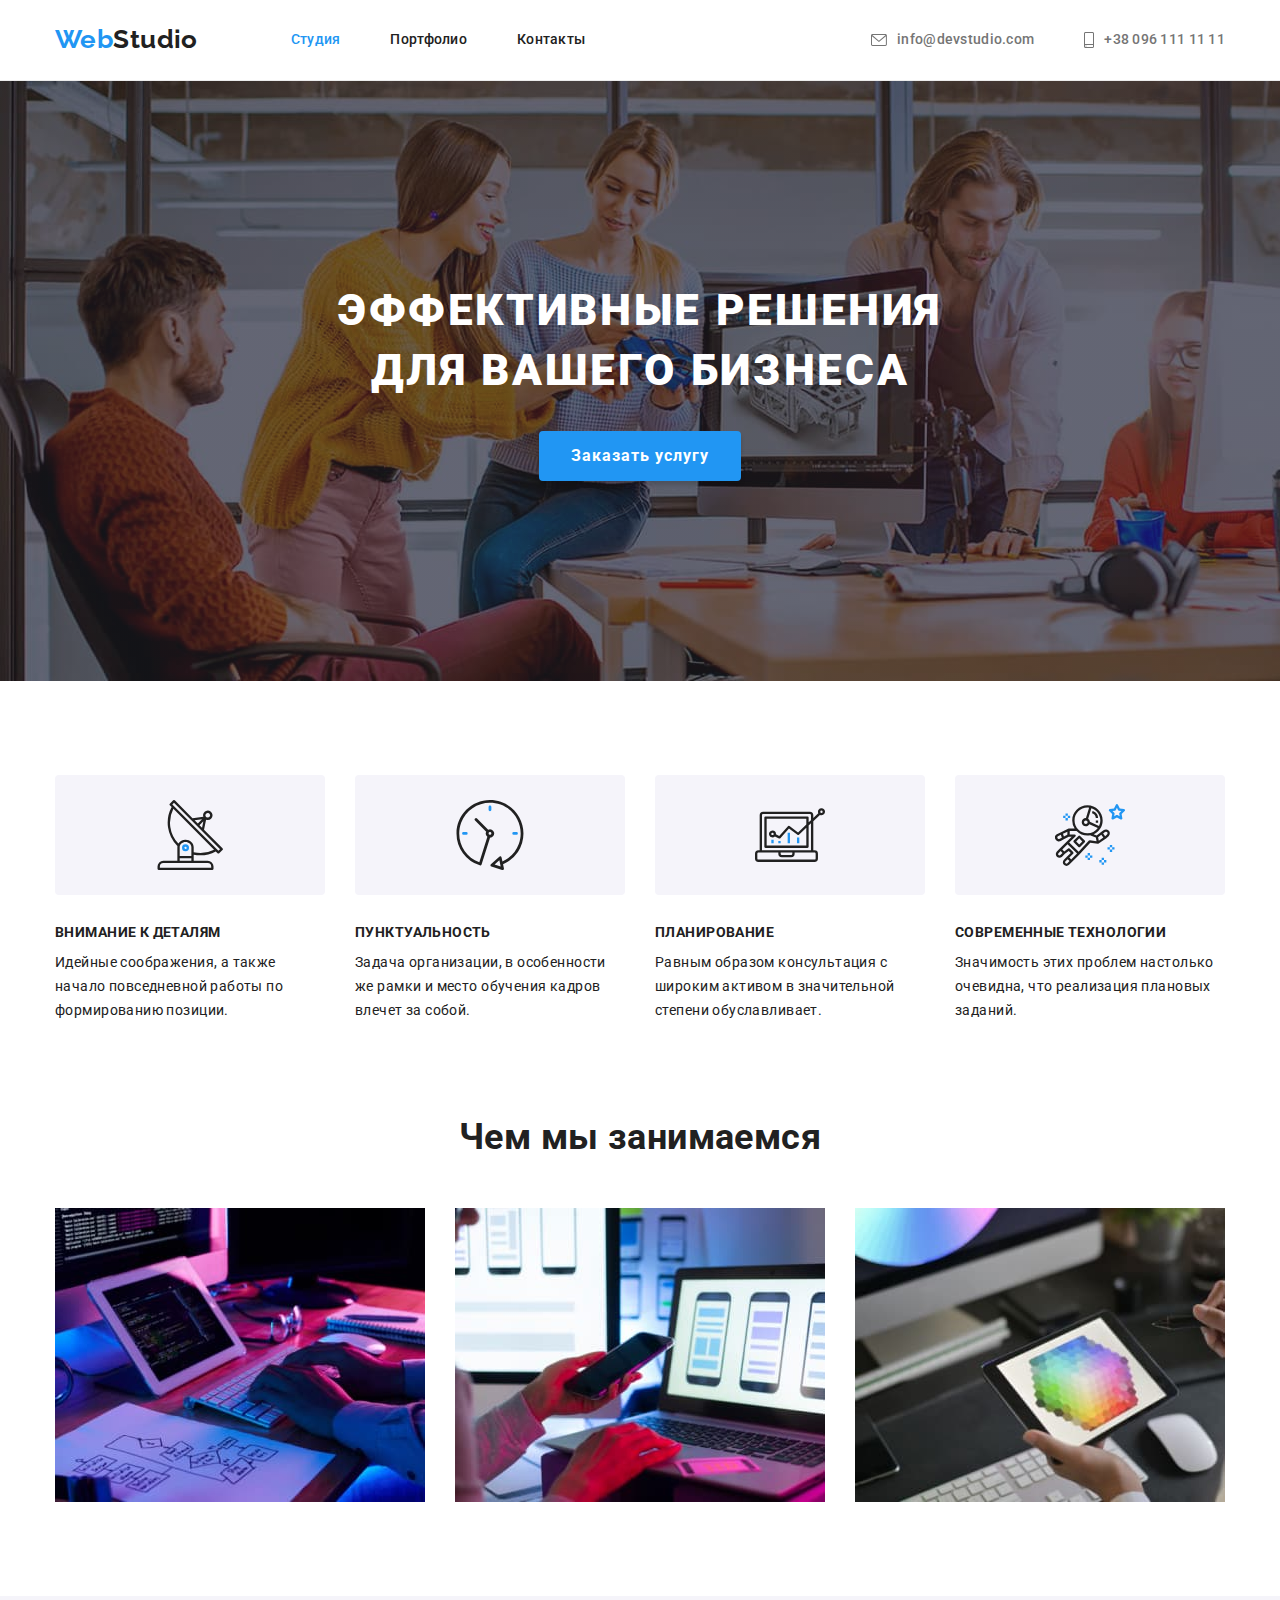
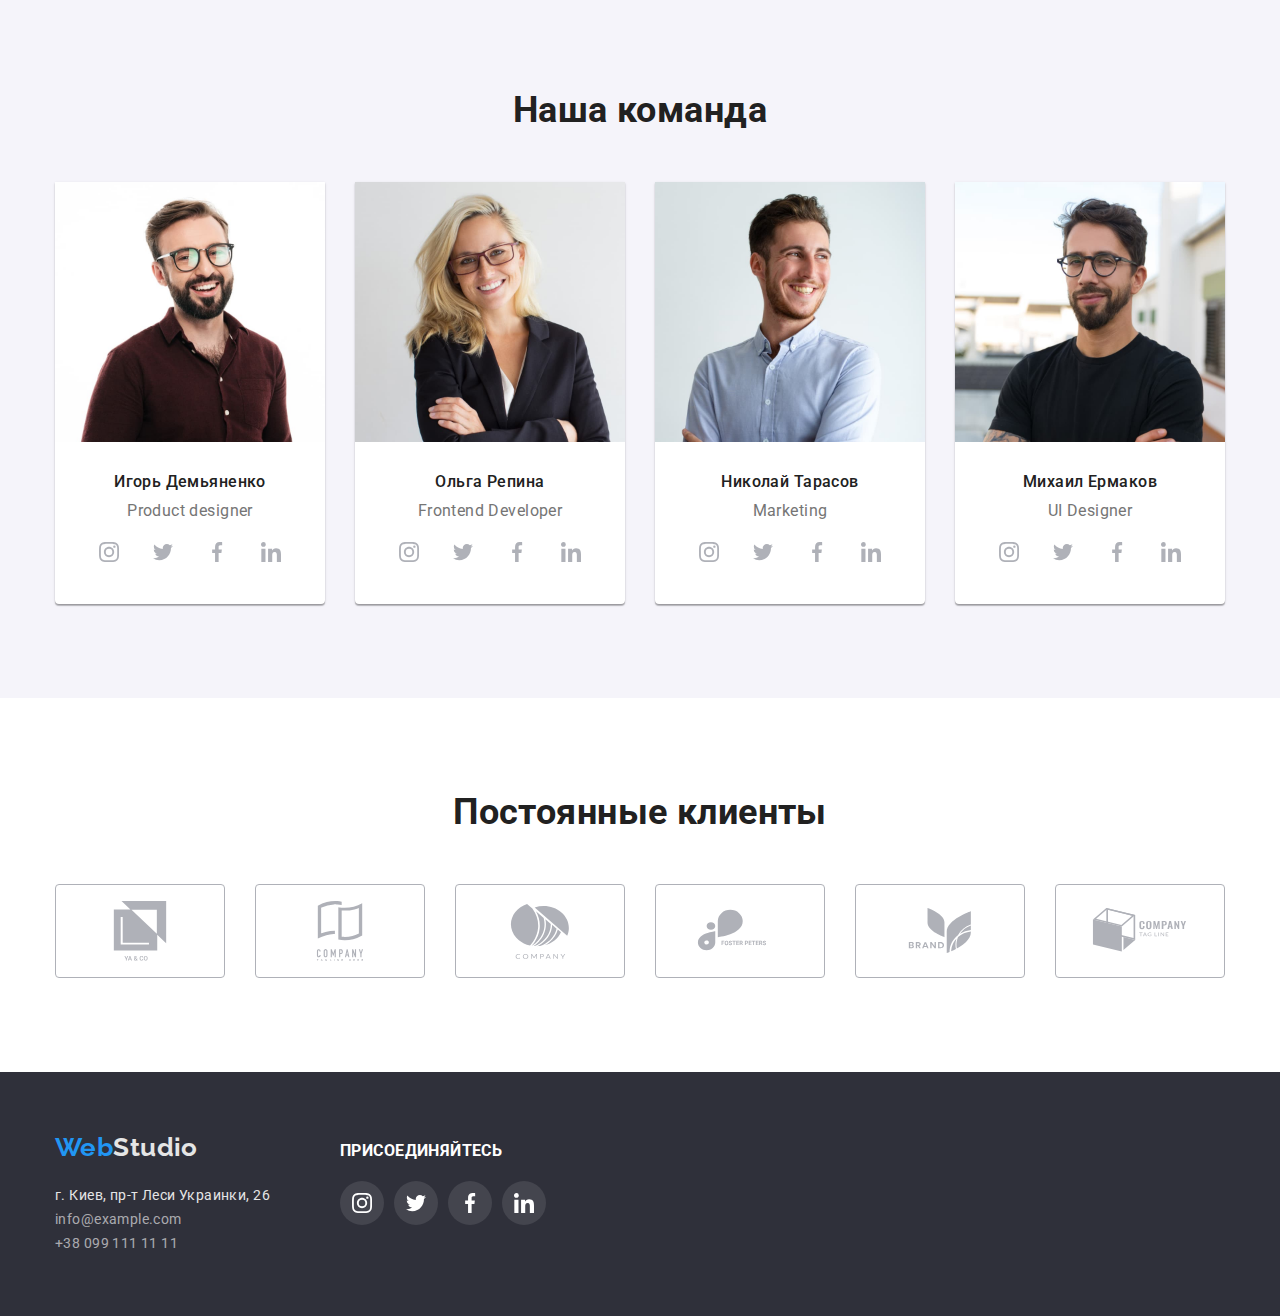
<file: index.html>
<!DOCTYPE html>
<html lang="ru">
  <head>
    <meta charset="UTF-8" />
    <meta http-equiv="X-UA-Compatible" content="IE=edge" />
    <meta name="viewport" content="width=device-width, initial-scale=1.0" />
    <link rel="preconnect" href="https://fonts.googleapis.com" />
    <link rel="preconnect" href="https://fonts.gstatic.com" crossorigin />
    <link
      href="https://fonts.googleapis.com/css2?family=Raleway:wght@700&family=Roboto:wght@400;500;700;900&display=swap"
      rel="stylesheet"
    />
    <link
      rel="stylesheet"
      href="https://cdnjs.cloudflare.com/ajax/libs/modern-normalize/1.1.0/modern-normalize.min.css"
    />
    <link href="./css/styles.css" rel="stylesheet" />
    <title>WebStudio</title>
  </head>
  <body>
    <!-- Header -->

    <header class="pages-header">
      <div class="container top-nav">
        <a href="./index.html" class="company-logo"
          ><span class="blue-logo">Web</span>Studio</a
        >
        <nav class="top-nav">
          <ul class="nav-site">
            <li class="item">
              <a class="current" href="./index.html">Студия</a>
            </li>
            <li class="item"><a href="./portfolio.html">Портфолио</a></li>
            <li class="item"><a href="">Контакты</a></li>
          </ul>
        </nav>
        <ul class="nav-contacts">
          <li>
            <a class="nav-contact" href="mailto:info@devstudio.com">
              <svg class="nav-icon" width="16" height="12">
                <use href="./images/symbol-defs.svg#icon-envelope"></use>
              </svg>
              info@devstudio.com</a
            >
          </li>
          <li>
            <a class="nav-contact" href="tel:+380961111111"
              ><svg class="nav-icon" width="10" height="16">
                <use href="./images/symbol-defs.svg#icon-smartphone"></use>
              </svg>
              +38 096 111 11 11</a
            >
          </li>
        </ul>
      </div>
    </header>

    <!-- Main -->

    <main>
      <!-- Main-header -->

      <section class="main-header">
        <div class="container">
          <h1>
            Эффективные решения <br />
            для вашего бизнеса
          </h1>
          <button type="button">Заказать услугу</button>
        </div>
      </section>

      <!-- Why us -->

      <section class="section">
        <div class="container">
          <ul class="features-list">
            <li>
              <div class="feature-picture">
                <svg class="picture-icon" width="70" height="70">
                  <use href="./images/symbol-defs.svg#icon-antenna"></use>
                </svg>
              </div>
              <h3>Внимание к деталям</h3>
              <p>
                Идейные соображения, а также начало повседневной работы по
                формированию позиции.
              </p>
            </li>
            <li>
              <div class="feature-picture">
                <svg class="picture-icon" width="70" height="70">
                  <use href="./images/symbol-defs.svg#icon-clock"></use>
                </svg>
              </div>
              <h3>Пунктуальность</h3>
              <p>
                Задача организации, в особенности же рамки и место обучения
                кадров влечет за собой.
              </p>
            </li>
            <li>
              <div class="feature-picture">
                <svg class="picture-icon" width="70" height="70">
                  <use href="./images/symbol-defs.svg#icon-diagram"></use>
                </svg>
              </div>
              <h3>Планирование</h3>
              <p>
                Равным образом консультация с широким активом в значительной
                степени обуславливает.
              </p>
            </li>
            <li>
              <div class="feature-picture">
                <svg class="picture-icon" width="70" height="70">
                  <use href="./images/symbol-defs.svg#icon-astronaut"></use>
                </svg>
              </div>
              <h3>Современные технологии</h3>
              <p>
                Значимость этих проблем настолько очевидна, что реализация
                плановых заданий.
              </p>
            </li>
          </ul>
        </div>
      </section>

      <!--What work we do-->

      <section class="activities">
        <div class="container">
          <h2>Чем мы занимаемся</h2>
          <ul class="activities-photos">
            <li><img src="./images/laptop.jpg" alt="desktop" width="370" /></li>
            <li><img src="./images/phone.jpg" alt="mobile" width="370" /></li>
            <li><img src="./images/tablet.jpg" alt="tablet" width="370" /></li>
          </ul>
        </div>
      </section>

      <!--Our Team-->

      <section class="section team">
        <div class="container">
          <h2>Наша команда</h2>
          <div class="team-cards">
            <figure>
              <img src="./images/ihor.jpg" alt="Ihor" width="270" />
              <figcaption>
                <h3>Игорь Демьяненко</h3>
                <p>Product designer</p>
                <ul class="social-links">
                  <li class="social-link">
                    <a class="link-icon" href="">
                      <svg class="social-icons" width="20" height="20">
                        <use
                          href="./images/symbol-defs.svg#icon-instagram"
                        ></use>
                      </svg>
                    </a>
                  </li>
                  <li class="social-link">
                    <a class="link-icon" href="">
                      <svg class="social-icons" width="20" height="20">
                        <use href="./images/symbol-defs.svg#icon-twitter"></use>
                      </svg>
                    </a>
                  </li>
                  <li class="social-link">
                    <a class="link-icon" href="">
                      <svg class="social-icons" width="20" height="20">
                        <use
                          href="./images/symbol-defs.svg#icon-facebook"
                        ></use>
                      </svg>
                    </a>
                  </li>
                  <li class="social-link">
                    <a class="link-icon" href="">
                      <svg class="social-icons" width="20" height="20">
                        <use
                          href="./images/symbol-defs.svg#icon-linkedin"
                        ></use>
                      </svg>
                    </a>
                  </li>
                </ul>
              </figcaption>
            </figure>
            <figure>
              <img src="./images/olga.jpg" alt="Olga" width="270" />
              <figcaption>
                <h3>Ольга Репина</h3>
                <p>Frontend Developer</p>
                <ul class="social-links">
                  <li class="social-link">
                    <a class="link-icon" href="">
                      <svg class="social-icons" width="20" height="20">
                        <use
                          href="./images/symbol-defs.svg#icon-instagram"
                        ></use>
                      </svg>
                    </a>
                  </li>
                  <li class="social-link">
                    <a class="link-icon" href="">
                      <svg class="social-icons" width="20" height="20">
                        <use href="./images/symbol-defs.svg#icon-twitter"></use>
                      </svg>
                    </a>
                  </li>
                  <li class="social-link">
                    <a class="link-icon" href="">
                      <svg class="social-icons" width="20" height="20">
                        <use
                          href="./images/symbol-defs.svg#icon-facebook"
                        ></use>
                      </svg>
                    </a>
                  </li>
                  <li class="social-link">
                    <a class="link-icon" href="">
                      <svg class="social-icons" width="20" height="20">
                        <use
                          href="./images/symbol-defs.svg#icon-linkedin"
                        ></use>
                      </svg>
                    </a>
                  </li>
                </ul>
              </figcaption>
            </figure>
            <figure>
              <img src="./images/niko.jpg" alt="Niko" width="270" />
              <figcaption>
                <h3>Николай Тарасов</h3>
                <p>Marketing</p>
                <ul class="social-links">
                  <li class="social-link">
                    <a class="link-icon" href="">
                      <svg class="social-icons" width="20" height="20">
                        <use
                          href="./images/symbol-defs.svg#icon-instagram"
                        ></use>
                      </svg>
                    </a>
                  </li>
                  <li class="social-link">
                    <a class="link-icon" href="">
                      <svg class="social-icons" width="20" height="20">
                        <use href="./images/symbol-defs.svg#icon-twitter"></use>
                      </svg>
                    </a>
                  </li>
                  <li class="social-link">
                    <a class="link-icon" href="">
                      <svg class="social-icons" width="20" height="20">
                        <use
                          href="./images/symbol-defs.svg#icon-facebook"
                        ></use>
                      </svg>
                    </a>
                  </li>
                  <li class="social-link">
                    <a class="link-icon" href="">
                      <svg class="social-icons" width="20" height="20">
                        <use
                          href="./images/symbol-defs.svg#icon-linkedin"
                        ></use>
                      </svg>
                    </a>
                  </li>
                </ul>
              </figcaption>
            </figure>
            <figure>
              <img src="./images/michael.jpg" alt="Michael" width="270" />
              <figcaption>
                <h3>Михаил Ермаков</h3>
                <p>UI Designer</p>
                <ul class="social-links">
                  <li class="social-link">
                    <a class="link-icon" href="">
                      <svg class="social-icons" width="20" height="20">
                        <use
                          href="./images/symbol-defs.svg#icon-instagram"
                        ></use>
                      </svg>
                    </a>
                  </li>
                  <li class="social-link">
                    <a class="link-icon" href="">
                      <svg class="social-icons" width="20" height="20">
                        <use href="./images/symbol-defs.svg#icon-twitter"></use>
                      </svg>
                    </a>
                  </li>
                  <li class="social-link">
                    <a class="link-icon" href="">
                      <svg class="social-icons" width="20" height="20">
                        <use
                          href="./images/symbol-defs.svg#icon-facebook"
                        ></use>
                      </svg>
                    </a>
                  </li>
                  <li class="social-link">
                    <a class="link-icon" href="">
                      <svg class="social-icons" width="20" height="20">
                        <use
                          href="./images/symbol-defs.svg#icon-linkedin"
                        ></use>
                      </svg>
                    </a>
                  </li>
                </ul>
              </figcaption>
            </figure>
          </div>
        </div>
      </section>

      <!-- clients -->

      <section class="section clients">
        <div class="container">
          <h2>Постоянные клиенты</h2>
          <ul class="clients-links">
            <li>
              <a href="#" class="client-link">
                <svg class="client-icon" width="106" height="60">
                  <use href="./images/symbol-defs.svg#icon-company1"></use>
                </svg>
              </a>
            </li>
            <li>
              <a href="#" class="client-link">
                <svg class="client-icon" width="106" height="60">
                  <use href="./images/symbol-defs.svg#icon-company2"></use>
                </svg>
              </a>
            </li>
            <li>
              <a href="#" class="client-link">
                <svg class="client-icon" width="106" height="60">
                  <use href="./images/symbol-defs.svg#icon-company3"></use>
                </svg>
              </a>
            </li>
            <li>
              <a href="#" class="client-link">
                <svg class="client-icon" width="106" height="60">
                  <use href="./images/symbol-defs.svg#icon-company4"></use>
                </svg>
              </a>
            </li>
            <li>
              <a href="#" class="client-link">
                <svg class="client-icon" width="106" height="60">
                  <use href="./images/symbol-defs.svg#icon-company5"></use>
                </svg>
              </a>
            </li>
            <li>
              <a href="#" class="client-link">
                <svg class="client-icon" width="106" height="60">
                  <use href="./images/symbol-defs.svg#icon-company6"></use>
                </svg>
              </a>
            </li>
          </ul>
        </div>
      </section>
    </main>

    <!-- Footer -->

    <footer class="pages-footer">
      <div class="container footer">
        <div class="footer-contacts">
          <a href="./index.html" class="footer-logo"
            ><span class="blue-logo">Web</span>Studio</a
          >
          <address class="company-address">
            <ul>
              <li class="location-address">
                <a
                  href="https://bit.ly/3pXMvUd"
                  target="_blank"
                  rel="noopener noreferrer"
                  >г. Киев, пр-т Леси Украинки, 26</a
                >
              </li>
              <li class="mail-address">
                <a class="link" href="mailto:info@devstudio.com"
                  >info@example.com</a
                >
              </li>
              <li class="tel-address">
                <a href="tel:+380961111111">+38 099 111 11 11</a>
              </li>
            </ul>
          </address>
        </div>
        <div class="footer-social">
          <h3 class="uppercase-header social-header">Присоединяйтесь</h3>
          <ul class="footer-links">
            <li class="social-link">
              <a class="link-footer link-icon" href="">
                <svg class="social-icons" width="20" height="20">
                  <use href="./images/symbol-defs.svg#icon-instagram"></use>
                </svg>
              </a>
            </li>

            <li class="social-link">
              <a class="link-footer link-icon" href="">
                <svg class="social-icons" width="20" height="20">
                  <use href="./images/symbol-defs.svg#icon-twitter"></use>
                </svg>
              </a>
            </li>

            <li class="social-link">
              <a class="link-footer link-icon" href="">
                <svg class="social-icons" width="20" height="20">
                  <use href="./images/symbol-defs.svg#icon-facebook"></use>
                </svg>
              </a>
            </li>

            <li class="social-link">
              <a class="link-footer link-icon" href="">
                <svg class="social-icons" width="20" height="20">
                  <use href="./images/symbol-defs.svg#icon-linkedin"></use>
                </svg>
              </a>
            </li>
          </ul>
        </div>
      </div>
    </footer>
  </body>
</html>
</file>
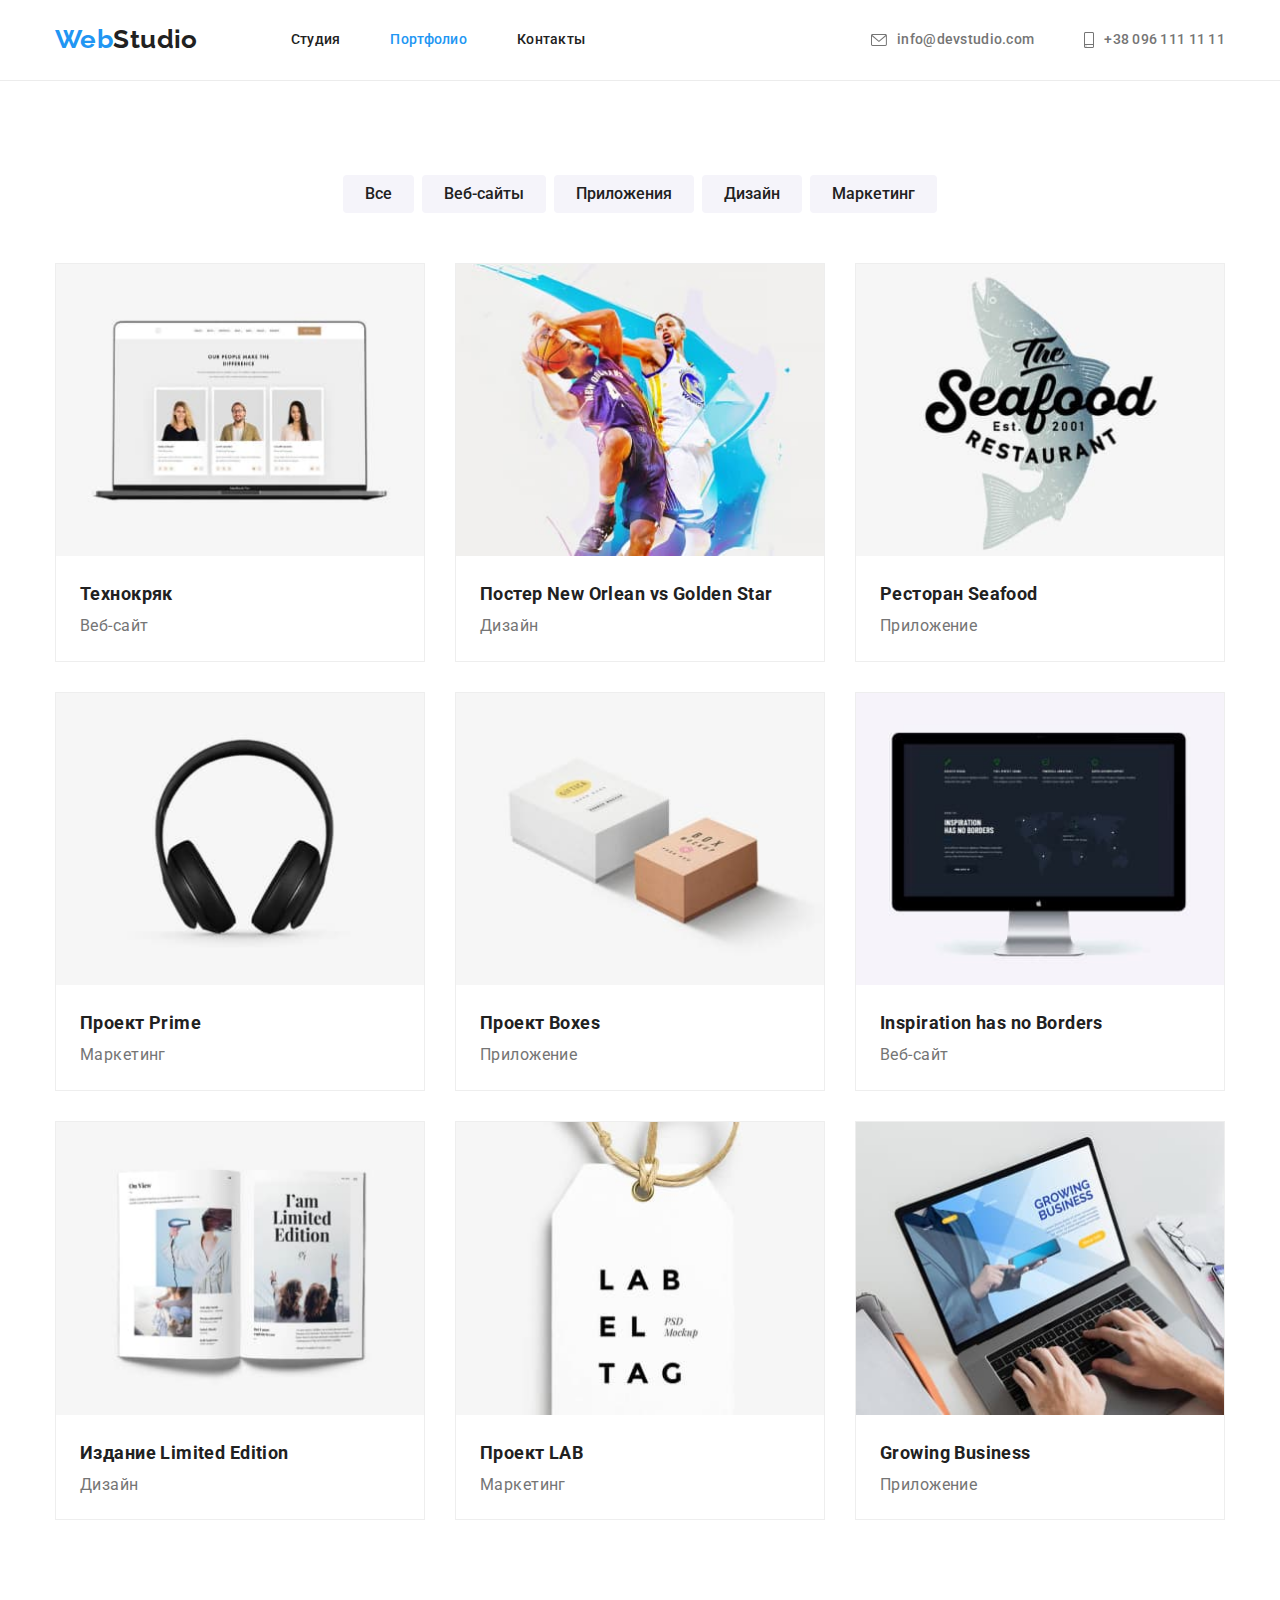
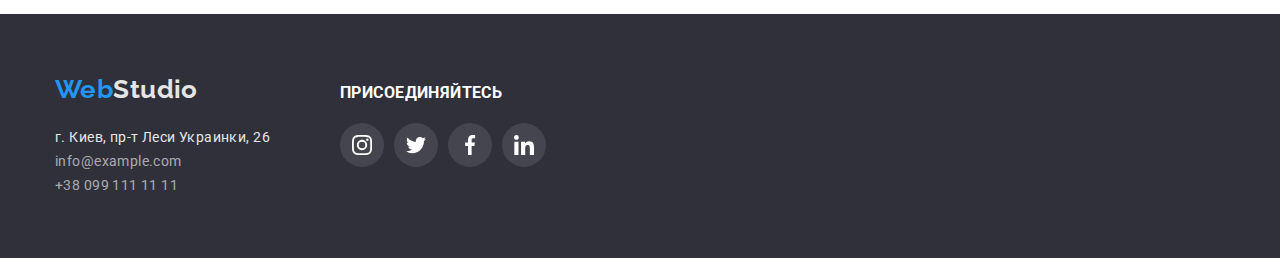
<file: portfolio.html>
<!DOCTYPE html>
<html lang="en">
  <head>
    <meta charset="UTF-8" />
    <meta http-equiv="X-UA-Compatible" content="IE=edge" />
    <meta name="viewport" content="width=device-width, initial-scale=1.0" />
    <link rel="preconnect" href="https://fonts.googleapis.com" />
    <link rel="preconnect" href="https://fonts.gstatic.com" crossorigin />
    <link
      href="https://fonts.googleapis.com/css2?family=Raleway:wght@700&family=Roboto:wght@400;500;700;900&display=swap"
      rel="stylesheet"
    />
    <link
      rel="stylesheet"
      href="https://cdnjs.cloudflare.com/ajax/libs/modern-normalize/1.1.0/modern-normalize.min.css"
    />
    <link href="./css/styles.css" rel="stylesheet" />
    <title>Portfolio</title>
  </head>
  <body>
    <!-- Header -->

    <header class="pages-header">
      <div class="container top-nav">
        <a href="./index.html" class="company-logo"
          ><span class="blue-logo">Web</span>Studio</a
        >
        <nav class="top-nav">
          <ul class="nav-site">
            <li class="item">
              <a href="./index.html">Студия</a>
            </li>
            <li class="item">
              <a class="current" href="./portfolio.html">Портфолио</a>
            </li>
            <li class="item"><a href="">Контакты</a></li>
          </ul>
        </nav>
        <ul class="nav-contacts">
          <li>
            <a class="nav-contact" href="mailto:info@devstudio.com">
              <svg class="nav-icon" width="16" height="12">
                <use href="./images/symbol-defs.svg#icon-envelope"></use>
              </svg>
              info@devstudio.com</a
            >
          </li>
          <li>
            <a class="nav-contact" href="tel:+380961111111"
              ><svg class="nav-icon" width="10" height="16">
                <use href="./images/symbol-defs.svg#icon-smartphone"></use>
              </svg>
              +38 096 111 11 11</a
            >
          </li>
        </ul>
      </div>
    </header>

    <!-- Main Cards -->

    <main>
      <!-- Filters -->

      <section class="section">
        <div class="container">
          <ul class="filter">
            <li><button type="button">Все</button></li>
            <li><button type="button">Веб-сайты</button></li>
            <li><button type="button">Приложения</button></li>
            <li><button type="button">Дизайн</button></li>
            <li><button type="button">Маркетинг</button></li>
          </ul>

          <!-- Cards -->

          <ul class="cards">
            <li>
              <figure>
                <img src="./images/website.jpg" alt="techcrash" width="370" />
                <figcaption>
                  <h3>Технокряк</h3>
                  <p>Веб-сайт</p>
                </figcaption>
              </figure>
            </li>
            <li>
              <figure>
                <img
                  src="./images/design-post.jpg"
                  alt="design-post"
                  width="370"
                />
                <figcaption>
                  <h3>Постер New Orlean vs Golden Star</h3>
                  <p>Дизайн</p>
                </figcaption>
              </figure>
            </li>
            <li>
              <figure>
                <img
                  src="./images/restoraunt-app.jpg"
                  alt="restoraunt-app"
                  width="370"
                />
                <figcaption>
                  <h3>Ресторан Seafood</h3>
                  <p>Приложение</p>
                </figcaption>
              </figure>
            </li>
            <li>
              <figure>
                <img
                  src="./images/prime-market.jpg"
                  alt="prime-market"
                  width="370"
                />
                <figcaption>
                  <h3>Проект Prime</h3>
                  <p>Маркетинг</p>
                </figcaption>
              </figure>
            </li>
            <li>
              <figure>
                <img src="./images/box-app.jpg" alt="box-app" width="370" />
                <figcaption>
                  <h3>Проект Boxes</h3>
                  <p>Приложение</p>
                </figcaption>
              </figure>
            </li>
            <li>
              <figure>
                <img
                  src="./images/insperation-website.jpg"
                  alt="insperation-website"
                  width="370"
                />
                <figcaption>
                  <h3>Inspiration has no Borders</h3>
                  <p>Веб-сайт</p>
                </figcaption>
              </figure>
            </li>
            <li>
              <figure>
                <img
                  src="./images/limited-edition-design.jpg"
                  alt="limited-edition-design"
                  width="370"
                />
                <figcaption>
                  <h3>Издание Limited Edition</h3>
                  <p>Дизайн</p>
                </figcaption>
              </figure>
            </li>
            <li>
              <figure>
                <img
                  src="./images/market-lab.jpg"
                  alt="market-lab"
                  width="370"
                />
                <figcaption>
                  <h3>Проект LAB</h3>
                  <p>Маркетинг</p>
                </figcaption>
              </figure>
            </li>
            <li>
              <figure>
                <img src="./images/business-app.jpg" alt="" width="370" />
                <figcaption>
                  <h3>Growing Business</h3>
                  <p>Приложение</p>
                </figcaption>
              </figure>
            </li>
          </ul>
        </div>
      </section>
    </main>

    <!-- Footer -->

    <footer class="pages-footer">
      <div class="container footer">
        <div class="footer-contacts">
          <a href="./index.html" class="footer-logo"
            ><span class="blue-logo">Web</span>Studio</a
          >
          <address class="company-address">
            <ul>
              <li class="location-address">
                <a
                  href="https://bit.ly/3pXMvUd"
                  target="_blank"
                  rel="noopener noreferrer"
                  >г. Киев, пр-т Леси Украинки, 26</a
                >
              </li>
              <li class="mail-address">
                <a class="link" href="mailto:info@devstudio.com"
                  >info@example.com</a
                >
              </li>
              <li class="tel-address">
                <a href="tel:+380961111111">+38 099 111 11 11</a>
              </li>
            </ul>
          </address>
        </div>
        <div class="footer-social">
          <h3 class="uppercase-header social-header">Присоединяйтесь</h3>
          <ul class="footer-links">
            <li class="social-link">
              <a class="link-footer link-icon" href="">
                <svg class="social-icons" width="20" height="20">
                  <use href="./images/symbol-defs.svg#icon-instagram"></use>
                </svg>
              </a>
            </li>

            <li class="social-link">
              <a class="link-footer link-icon" href="">
                <svg class="social-icons" width="20" height="20">
                  <use href="./images/symbol-defs.svg#icon-twitter"></use>
                </svg>
              </a>
            </li>

            <li class="social-link">
              <a class="link-footer link-icon" href="">
                <svg class="social-icons" width="20" height="20">
                  <use href="./images/symbol-defs.svg#icon-facebook"></use>
                </svg>
              </a>
            </li>

            <li class="social-link">
              <a class="link-footer link-icon" href="">
                <svg class="social-icons" width="20" height="20">
                  <use href="./images/symbol-defs.svg#icon-linkedin"></use>
                </svg>
              </a>
            </li>
          </ul>
        </div>
      </div>
    </footer>
  </body>
</html>
</file>
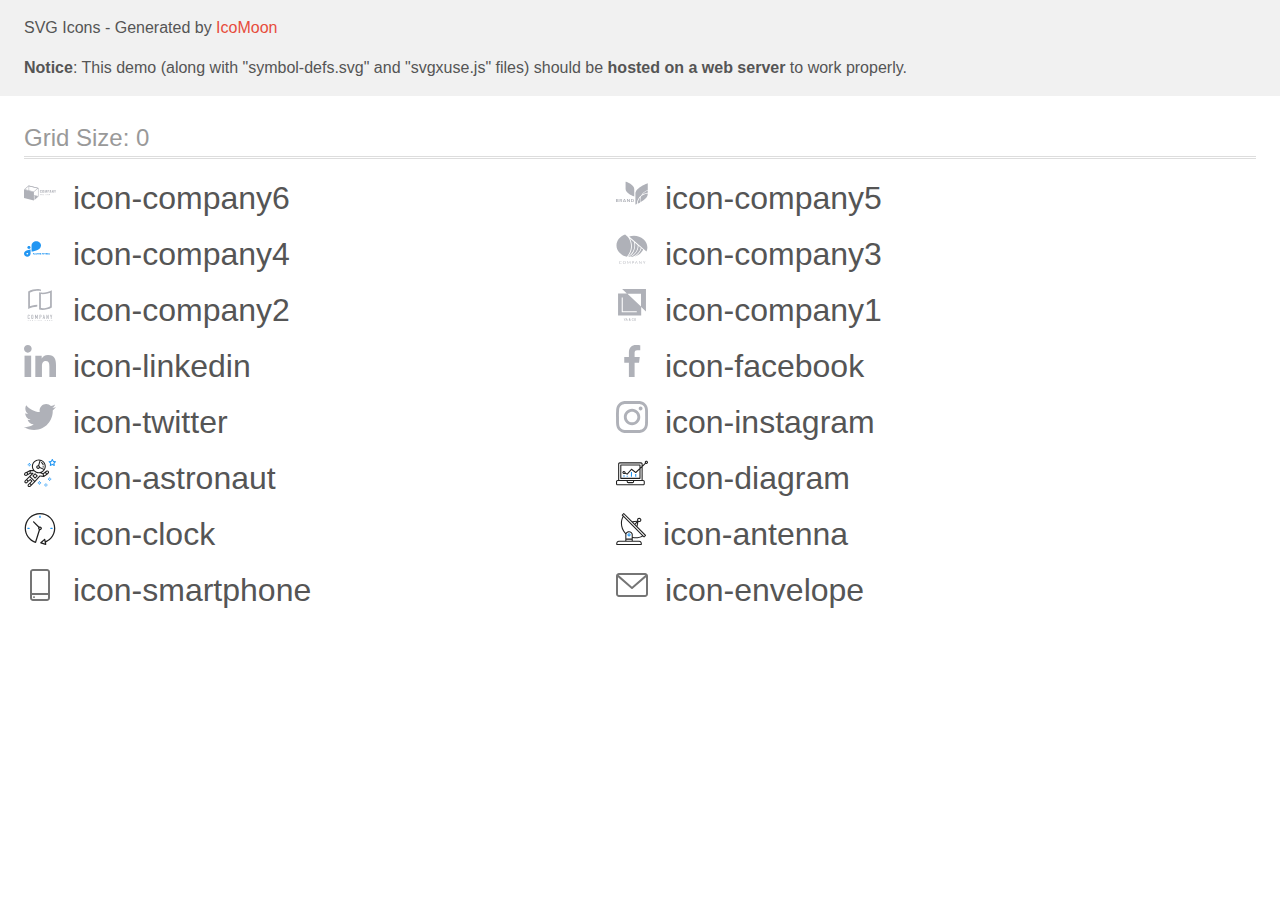
<file: images/icomoon/demo-external-svg.html>
<!doctype html>
<html>
<head>
    <title>IcoMoon - SVG Icons</title>
    <meta charset="utf-8">
    <meta name="viewport" content="width=device-width, initial-scale=1">
    <link rel="stylesheet" href="demo-files/demo.css">
    <link rel="stylesheet" href="style.css">
</head>
<body>
<header class="bgc1 clearfix">
<div class="mhl">
    <p>SVG Icons - Generated by <a href="https://icomoon.io/app">IcoMoon</a></p><p><strong>Notice</strong>: This demo (along with "symbol-defs.svg" and "svgxuse.js" files) should be <b>hosted on a web server</b> to work properly.</p>
</div>
</header>
    <div class="clearfix mhl ptl">
        <h1 class="mvm mtn fgc1">Grid Size: 0</h1>
        <div class="glyph fs1">
            <div class="clearfix pbs">
                <svg class="icon icon-company6"><use xlink:href="symbol-defs.svg#icon-company6"></use></svg><span class="name"> icon-company6</span>
            </div>
        </div>
        <div class="glyph fs1">
            <div class="clearfix pbs">
                <svg class="icon icon-company5"><use xlink:href="symbol-defs.svg#icon-company5"></use></svg><span class="name"> icon-company5</span>
            </div>
        </div>
        <div class="glyph fs1">
            <div class="clearfix pbs">
                <svg class="icon icon-company4"><use xlink:href="symbol-defs.svg#icon-company4"></use></svg><span class="name"> icon-company4</span>
            </div>
        </div>
        <div class="glyph fs1">
            <div class="clearfix pbs">
                <svg class="icon icon-company3"><use xlink:href="symbol-defs.svg#icon-company3"></use></svg><span class="name"> icon-company3</span>
            </div>
        </div>
        <div class="glyph fs1">
            <div class="clearfix pbs">
                <svg class="icon icon-company2"><use xlink:href="symbol-defs.svg#icon-company2"></use></svg><span class="name"> icon-company2</span>
            </div>
        </div>
        <div class="glyph fs1">
            <div class="clearfix pbs">
                <svg class="icon icon-company1"><use xlink:href="symbol-defs.svg#icon-company1"></use></svg><span class="name"> icon-company1</span>
            </div>
        </div>
        <div class="glyph fs1">
            <div class="clearfix pbs">
                <svg class="icon icon-linkedin"><use xlink:href="symbol-defs.svg#icon-linkedin"></use></svg><span class="name"> icon-linkedin</span>
            </div>
        </div>
        <div class="glyph fs1">
            <div class="clearfix pbs">
                <svg class="icon icon-facebook"><use xlink:href="symbol-defs.svg#icon-facebook"></use></svg><span class="name"> icon-facebook</span>
            </div>
        </div>
        <div class="glyph fs1">
            <div class="clearfix pbs">
                <svg class="icon icon-twitter"><use xlink:href="symbol-defs.svg#icon-twitter"></use></svg><span class="name"> icon-twitter</span>
            </div>
        </div>
        <div class="glyph fs1">
            <div class="clearfix pbs">
                <svg class="icon icon-instagram"><use xlink:href="symbol-defs.svg#icon-instagram"></use></svg><span class="name"> icon-instagram</span>
            </div>
        </div>
        <div class="glyph fs1">
            <div class="clearfix pbs">
                <svg class="icon icon-astronaut"><use xlink:href="symbol-defs.svg#icon-astronaut"></use></svg><span class="name"> icon-astronaut</span>
            </div>
        </div>
        <div class="glyph fs1">
            <div class="clearfix pbs">
                <svg class="icon icon-diagram"><use xlink:href="symbol-defs.svg#icon-diagram"></use></svg><span class="name"> icon-diagram</span>
            </div>
        </div>
        <div class="glyph fs1">
            <div class="clearfix pbs">
                <svg class="icon icon-clock"><use xlink:href="symbol-defs.svg#icon-clock"></use></svg><span class="name"> icon-clock</span>
            </div>
        </div>
        <div class="glyph fs1">
            <div class="clearfix pbs">
                <svg class="icon icon-antenna"><use xlink:href="symbol-defs.svg#icon-antenna"></use></svg><span class="name"> icon-antenna</span>
            </div>
        </div>
        <div class="glyph fs1">
            <div class="clearfix pbs">
                <svg class="icon icon-smartphone"><use xlink:href="symbol-defs.svg#icon-smartphone"></use></svg><span class="name"> icon-smartphone</span>
            </div>
        </div>
        <div class="glyph fs1">
            <div class="clearfix pbs">
                <svg class="icon icon-envelope"><use xlink:href="symbol-defs.svg#icon-envelope"></use></svg><span class="name"> icon-envelope</span>
            </div>
        </div>
  </div>
<script defer src="svgxuse.js"></script>
</body>
</html>
</file>
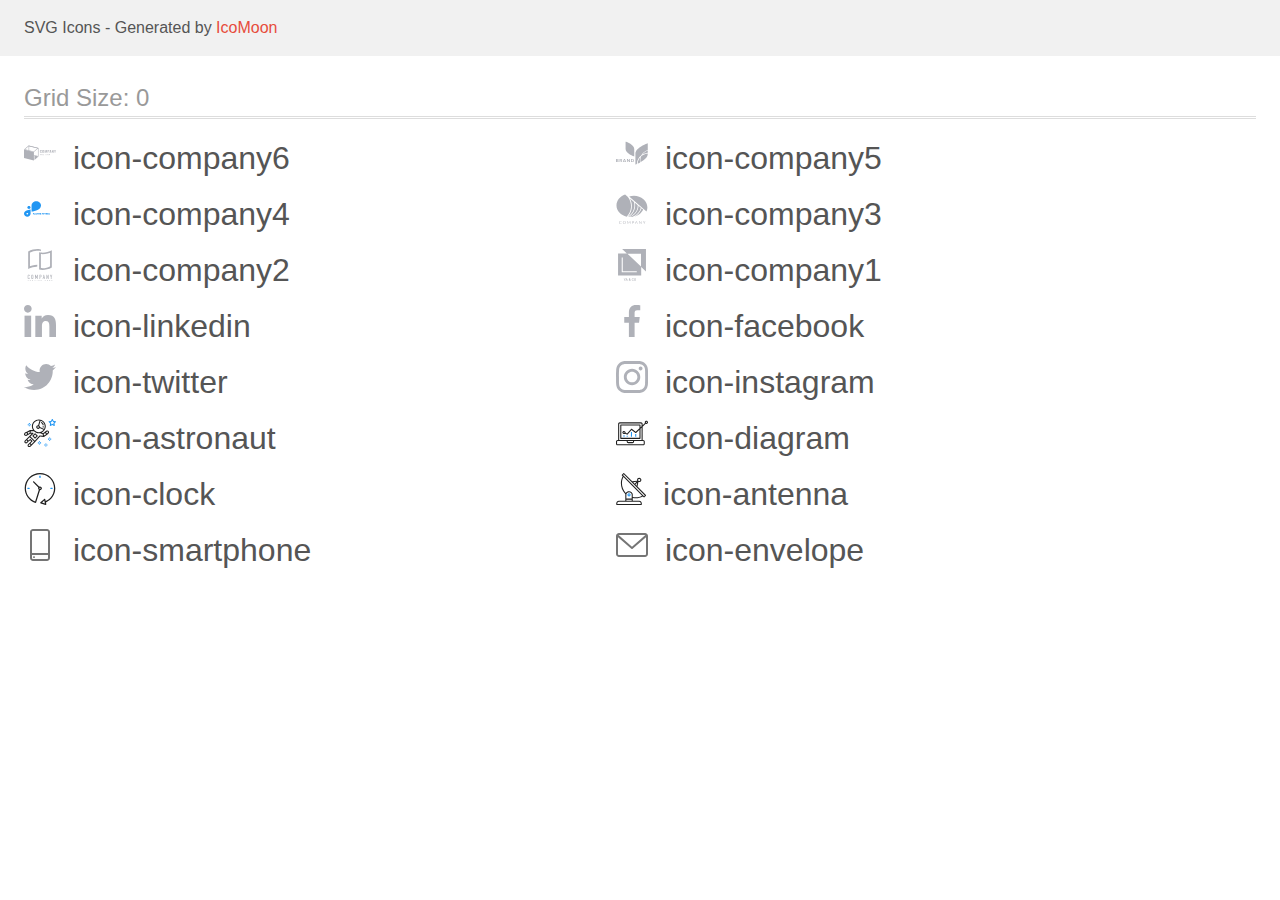
<file: images/icomoon/demo.html>
<!doctype html>
<html>
<head>
    <title>IcoMoon - SVG Icons</title>
    <meta charset="utf-8">
    <meta name="viewport" content="width=device-width, initial-scale=1">
    <link rel="stylesheet" href="demo-files/demo.css">
    <link rel="stylesheet" href="style.css">
</head>
<body>
<svg aria-hidden="true" style="position: absolute; width: 0; height: 0; overflow: hidden;" version="1.1" xmlns="http://www.w3.org/2000/svg" xmlns:xlink="http://www.w3.org/1999/xlink">
<defs>
<symbol id="icon-company6" viewBox="0 0 32 32">
<path fill="#afb1b8" style="fill: var(--color1, #afb1b8)" d="M16.145 15.628c-0.151-0.201-0.223-0.438-0.206-0.677v-0.982c0-0.301 0.068-0.53 0.205-0.686s0.371-0.234 0.703-0.234c0.312 0 0.534 0.067 0.665 0.2 0.143 0.17 0.213 0.378 0.197 0.587v0.231h-0.559v-0.234c0.002-0.076-0.003-0.153-0.016-0.229-0.008-0.052-0.036-0.1-0.080-0.136-0.057-0.039-0.13-0.058-0.202-0.053-0.077-0.005-0.152 0.015-0.213 0.056-0.049 0.040-0.081 0.093-0.093 0.15-0.016 0.080-0.023 0.161-0.022 0.243v1.191c-0.009 0.115 0.016 0.23 0.072 0.335 0.028 0.035 0.066 0.063 0.111 0.081s0.095 0.024 0.144 0.019c0.072 0.005 0.143-0.014 0.198-0.054 0.046-0.039 0.075-0.090 0.083-0.145 0.013-0.079 0.019-0.159 0.017-0.239v-0.242h0.559v0.221c0.016 0.218-0.052 0.435-0.193 0.617-0.128 0.146-0.347 0.219-0.668 0.219s-0.564-0.078-0.702-0.24z"></path>
<path fill="#afb1b8" style="fill: var(--color1, #afb1b8)" d="M18.47 15.638c-0.141-0.153-0.212-0.375-0.212-0.67v-1.032c0-0.292 0.071-0.512 0.212-0.662s0.377-0.224 0.708-0.224c0.328 0 0.563 0.075 0.704 0.224s0.213 0.37 0.213 0.662v1.032c0 0.292-0.072 0.515-0.215 0.669s-0.377 0.231-0.702 0.231c-0.325 0-0.566-0.078-0.708-0.23zM19.438 15.391c0.051-0.096 0.074-0.2 0.067-0.306v-1.264c0.006-0.103-0.016-0.206-0.066-0.3-0.028-0.036-0.068-0.065-0.114-0.082s-0.097-0.024-0.147-0.018c-0.050-0.006-0.101 0-0.148 0.018s-0.086 0.046-0.115 0.082c-0.051 0.093-0.074 0.196-0.067 0.3v1.27c-0.007 0.105 0.016 0.21 0.067 0.306 0.033 0.032 0.073 0.058 0.118 0.076s0.094 0.027 0.144 0.027c0.049 0 0.098-0.009 0.144-0.027s0.085-0.043 0.118-0.076v-0.006z"></path>
<path fill="#afb1b8" style="fill: var(--color1, #afb1b8)" d="M20.767 13.080h0.601l0.452 1.905 0.463-1.905h0.585l0.059 2.749h-0.433l-0.046-1.911-0.446 1.911h-0.347l-0.463-1.918-0.043 1.918h-0.437l0.054-2.749z"></path>
<path fill="#afb1b8" style="fill: var(--color1, #afb1b8)" d="M23.602 13.080h0.937c0.54 0 0.81 0.26 0.81 0.781 0 0.499-0.284 0.747-0.852 0.747h-0.319v1.222h-0.578l0.003-2.749zM24.402 14.255c0.057 0.006 0.115 0.002 0.17-0.013s0.105-0.040 0.148-0.074c0.066-0.093 0.096-0.202 0.083-0.31 0.003-0.084-0.006-0.168-0.028-0.25-0.008-0.027-0.023-0.053-0.043-0.075s-0.045-0.041-0.073-0.055c-0.080-0.033-0.169-0.048-0.258-0.044h-0.224v0.822h0.224z"></path>
<path fill="#afb1b8" style="fill: var(--color1, #afb1b8)" d="M26.182 13.080h0.621l0.637 2.749h-0.539l-0.126-0.634h-0.554l-0.13 0.634h-0.547l0.637-2.749zM26.713 14.877l-0.216-1.154-0.216 1.154h0.433z"></path>
<path fill="#afb1b8" style="fill: var(--color1, #afb1b8)" d="M27.955 13.080h0.405l0.775 1.568v-1.568h0.48v2.749h-0.385l-0.779-1.637v1.637h-0.496l0.001-2.749z"></path>
<path fill="#afb1b8" style="fill: var(--color1, #afb1b8)" d="M30.739 14.782l-0.644-1.697h0.542l0.393 1.090 0.369-1.090h0.531l-0.636 1.697v1.048h-0.555v-1.048z"></path>
<path fill="#afb1b8" style="fill: var(--color1, #afb1b8)" d="M17.038 17.032v0.144h-0.472v1.117h-0.198v-1.117h-0.474v-0.144h1.144z"></path>
<path fill="#afb1b8" style="fill: var(--color1, #afb1b8)" d="M18.517 18.293h-0.153c-0.015 0.001-0.031-0.003-0.043-0.012-0.012-0.007-0.020-0.017-0.025-0.029l-0.136-0.3h-0.655l-0.136 0.3c-0.004 0.013-0.011 0.024-0.021 0.034-0.012 0.008-0.027 0.013-0.043 0.012h-0.153l0.578-1.261h0.201l0.585 1.256zM17.559 17.825h0.546l-0.231-0.513c-0.017-0.039-0.031-0.078-0.043-0.119-0.008 0.024-0.015 0.047-0.022 0.067l-0.021 0.053-0.229 0.512z"></path>
<path fill="#afb1b8" style="fill: var(--color1, #afb1b8)" d="M19.514 18.169c0.036 0.002 0.073 0.002 0.109 0 0.031-0.003 0.062-0.008 0.093-0.015 0.028-0.006 0.056-0.014 0.083-0.023 0.025-0.009 0.051-0.020 0.077-0.031v-0.284h-0.231c-0.006 0-0.011-0-0.017-0.002s-0.010-0.004-0.014-0.008c-0.004-0.003-0.007-0.006-0.009-0.010s-0.003-0.008-0.003-0.013v-0.097h0.449v0.483c-0.037 0.023-0.075 0.043-0.116 0.060s-0.084 0.032-0.128 0.043c-0.047 0.012-0.096 0.021-0.145 0.026-0.056 0.005-0.112 0.008-0.169 0.008-0.1 0.001-0.199-0.015-0.291-0.047-0.087-0.030-0.165-0.075-0.231-0.132-0.064-0.058-0.115-0.125-0.149-0.2-0.036-0.084-0.055-0.172-0.053-0.262-0.001-0.090 0.016-0.179 0.052-0.264 0.033-0.075 0.084-0.143 0.149-0.2s0.145-0.101 0.231-0.131c0.099-0.032 0.204-0.048 0.31-0.047 0.054-0 0.108 0.004 0.161 0.011 0.047 0.007 0.093 0.017 0.138 0.032 0.040 0.013 0.079 0.030 0.116 0.050 0.035 0.020 0.069 0.042 0.101 0.066l-0.056 0.078c-0.004 0.007-0.011 0.013-0.019 0.017s-0.017 0.007-0.026 0.007c-0.013-0-0.025-0.004-0.036-0.010-0.017-0.008-0.036-0.018-0.057-0.030-0.025-0.013-0.051-0.025-0.077-0.034-0.034-0.012-0.070-0.021-0.106-0.028-0.048-0.008-0.098-0.011-0.147-0.011-0.076-0.001-0.152 0.011-0.223 0.035-0.064 0.022-0.122 0.056-0.17 0.1-0.048 0.045-0.085 0.099-0.108 0.157-0.052 0.137-0.052 0.284 0 0.42 0.025 0.059 0.065 0.113 0.116 0.159 0.047 0.043 0.105 0.077 0.169 0.1 0.074 0.022 0.151 0.030 0.229 0.025z"></path>
<path fill="#afb1b8" style="fill: var(--color1, #afb1b8)" d="M21.357 18.149h0.631v0.144h-0.825v-1.261h0.198l-0.005 1.117z"></path>
<path fill="#afb1b8" style="fill: var(--color1, #afb1b8)" d="M22.645 18.293h-0.198v-1.261h0.198v1.261z"></path>
<path fill="#afb1b8" style="fill: var(--color1, #afb1b8)" d="M23.381 17.038c0.012 0.006 0.022 0.014 0.030 0.023l0.845 0.951c-0.001-0.015-0.001-0.030 0-0.045 0-0.014 0-0.028 0-0.041v-0.899h0.172v1.266h-0.099c-0.015 0.001-0.029-0.001-0.043-0.007-0.012-0.006-0.023-0.014-0.031-0.024l-0.844-0.95c0 0.015 0 0.029 0 0.043s0 0.027 0 0.039v0.899h-0.165v-1.261h0.103c0.011 0 0.022 0.002 0.032 0.006z"></path>
<path fill="#afb1b8" style="fill: var(--color1, #afb1b8)" d="M25.885 17.032v0.139h-0.701v0.416h0.568v0.134h-0.568v0.43h0.701v0.139h-0.904v-1.258h0.904z"></path>
<path fill="#afb1b8" style="fill: var(--color1, #afb1b8)" d="M5.161 9.244l8.781 2.153v7.543l-8.781-2.152v-7.544zM4.598 8.601v8.554l9.907 2.429v-8.553l-9.907-2.43z"></path>
<path fill="#afb1b8" style="fill: var(--color1, #afb1b8)" d="M9.908 23.555l-9.908-2.431v-8.553l9.908 2.43v8.554z"></path>
<path fill="#afb1b8" style="fill: var(--color1, #afb1b8)" d="M4.762 9.148l8.667 2.126-3.686 3.183-8.668-2.127 3.687-3.182zM4.598 8.601l-4.598 3.97 9.908 2.43 4.597-3.97-9.907-2.43z"></path>
<path fill="#afb1b8" style="fill: var(--color1, #afb1b8)" d="M10.465 23.074l4.040-3.488-4.040-0.991v4.48z"></path>
</symbol>
<symbol id="icon-company5" viewBox="0 0 32 32">
<path fill="#afb1b8" style="fill: var(--color1, #afb1b8)" d="M2.416 23.738c0.124 0.14 0.19 0.316 0.186 0.496 0.006 0.118-0.016 0.235-0.066 0.344s-0.126 0.205-0.222 0.283c-0.24 0.166-0.538 0.248-0.839 0.229h-1.475v-3.145h1.445c0.285-0.017 0.568 0.056 0.8 0.209 0.093 0.072 0.167 0.162 0.216 0.264s0.071 0.213 0.064 0.324c0.008 0.173-0.051 0.344-0.168 0.481-0.112 0.125-0.267 0.212-0.44 0.246 0.196 0.033 0.372 0.128 0.498 0.269zM0.686 23.264h0.617c0.14 0.009 0.28-0.028 0.393-0.104 0.046-0.038 0.082-0.086 0.105-0.139s0.032-0.111 0.027-0.168c0.004-0.057-0.005-0.114-0.028-0.167s-0.058-0.101-0.103-0.14c-0.116-0.079-0.26-0.117-0.404-0.106h-0.607v0.825zM1.757 24.47c0.050-0.039 0.089-0.089 0.114-0.144s0.036-0.115 0.032-0.175c0.004-0.061-0.008-0.121-0.034-0.177s-0.065-0.106-0.116-0.145c-0.121-0.082-0.269-0.122-0.419-0.114h-0.648v0.865h0.656c0.148 0.008 0.294-0.031 0.414-0.109z"></path>
<path fill="#afb1b8" style="fill: var(--color1, #afb1b8)" d="M5.369 25.090l-0.804-1.229h-0.302v1.229h-0.691v-3.145h1.309c0.33-0.021 0.656 0.075 0.911 0.267 0.183 0.171 0.293 0.396 0.311 0.634s-0.058 0.475-0.214 0.667c-0.161 0.169-0.382 0.282-0.624 0.32l0.856 1.257h-0.752zM4.264 23.433h0.565c0.393 0 0.589-0.159 0.589-0.476 0.004-0.065-0.007-0.13-0.032-0.191s-0.063-0.116-0.113-0.163c-0.124-0.094-0.284-0.14-0.445-0.128h-0.572l0.007 0.957z"></path>
<path fill="#afb1b8" style="fill: var(--color1, #afb1b8)" d="M9.148 24.457h-1.378l-0.243 0.633h-0.725l1.265-3.11h0.784l1.26 3.11h-0.725l-0.238-0.633zM8.963 23.981l-0.503-1.327-0.503 1.327h1.007z"></path>
<path fill="#afb1b8" style="fill: var(--color1, #afb1b8)" d="M13.878 25.090h-0.686l-1.539-2.139v2.139h-0.685v-3.145h0.685l1.539 2.151v-2.151h0.686v3.145z"></path>
<path fill="#afb1b8" style="fill: var(--color1, #afb1b8)" d="M17.794 24.338c-0.142 0.237-0.358 0.431-0.621 0.555-0.299 0.138-0.63 0.206-0.965 0.198h-1.222v-3.145h1.222c0.334-0.008 0.665 0.058 0.965 0.194 0.263 0.121 0.479 0.312 0.621 0.548 0.141 0.256 0.215 0.538 0.215 0.825s-0.074 0.569-0.215 0.825zM17.009 24.262c0.196-0.209 0.304-0.475 0.304-0.751s-0.108-0.542-0.304-0.75c-0.237-0.189-0.545-0.285-0.859-0.267h-0.476v2.036h0.476c0.314 0.018 0.622-0.078 0.859-0.267z"></path>
<path fill="#afb1b8" style="fill: var(--color1, #afb1b8)" d="M9.578 4.453c0 0 8.858 3.062 8.67 7.493v7.494c0 0-8.851-3.063-8.666-7.494l-0.003-7.493z"></path>
<path fill="#afb1b8" style="fill: var(--color1, #afb1b8)" d="M26.139 17.685c1.673-1.054 3.608-1.707 5.628-1.899v-2.346c-2.327 0.821-4.302 2.311-5.628 4.245z"></path>
<path fill="#afb1b8" style="fill: var(--color1, #afb1b8)" d="M25.134 18.392c1.369-2.524 3.743-4.472 6.633-5.443v-6.76c0 0-12.615 4.362-12.348 10.671v10.67c0 0 0.562-0.195 1.446-0.561 0-0.341 0-0.685 0.040-1.031 0.261-2.929 1.782-5.644 4.228-7.546z"></path>
<path fill="#afb1b8" style="fill: var(--color1, #afb1b8)" d="M23.934 22.356c0.066-0.74 0.214-1.472 0.441-2.185-1.523 1.643-2.446 3.682-2.638 5.83-0.018 0.203-0.029 0.406-0.034 0.615 0.716-0.315 1.55-0.708 2.426-1.171-0.224-1.016-0.29-2.056-0.196-3.090z"></path>
<path fill="#afb1b8" style="fill: var(--color1, #afb1b8)" d="M24.436 22.394c-0.084 0.935-0.032 1.876 0.156 2.798 3.446-1.888 7.319-4.806 7.17-8.332v-0.307c-2.462 0.252-4.766 1.238-6.557 2.805-0.419 0.971-0.678 1.994-0.768 3.036z"></path>
</symbol>
<symbol id="icon-company4" viewBox="0 0 32 32">
<path fill="#2196f3" style="fill: var(--color2, #2196f3)" d="M4.949 13.027h-0.001c-0.903 0-1.635 0.65-1.635 1.453v0.001c0 0.802 0.732 1.453 1.635 1.453h0.001c0.903 0 1.635-0.65 1.635-1.453v-0.001c0-0.802-0.732-1.453-1.635-1.453z"></path>
<path fill="#2196f3" style="fill: var(--color2, #2196f3)" d="M17.015 12.563c-0.003-1.114-0.502-2.182-1.388-2.97s-2.088-1.232-3.342-1.234v0c-1.254 0.002-2.457 0.446-3.344 1.234s-1.386 1.856-1.389 2.971v6.145c0 0 9.462-0.937 9.463-6.144v-0.001z"></path>
<path fill="#2196f3" style="fill: var(--color2, #2196f3)" d="M0 20.725c0.002 0.775 0.35 1.518 0.967 2.067s1.453 0.857 2.325 0.86c0.872-0.002 1.708-0.311 2.325-0.859s0.964-1.291 0.967-2.066v-4.276c0 0-6.584 0.652-6.584 4.275zM3.292 21.491c-0.171 0-0.337-0.045-0.479-0.129s-0.252-0.204-0.317-0.344c-0.065-0.14-0.082-0.294-0.049-0.443s0.115-0.285 0.236-0.392 0.274-0.18 0.441-0.21c0.167-0.030 0.341-0.014 0.498 0.044s0.292 0.156 0.387 0.282c0.095 0.126 0.145 0.274 0.145 0.426 0 0.101-0.022 0.201-0.065 0.294s-0.107 0.178-0.187 0.25c-0.080 0.071-0.175 0.128-0.28 0.167s-0.217 0.059-0.331 0.059v-0.003z"></path>
<path fill="#2196f3" style="fill: var(--color2, #2196f3)" d="M9.945 21.069h-0.635v0.656h-0.331v-1.606h1.046v0.268h-0.715v0.415h0.635v0.267zM11.536 20.958c0 0.158-0.028 0.297-0.084 0.416s-0.136 0.211-0.24 0.276c-0.104 0.065-0.223 0.097-0.357 0.097-0.133 0-0.252-0.032-0.356-0.096s-0.185-0.155-0.243-0.273c-0.057-0.119-0.086-0.256-0.087-0.41v-0.079c0-0.158 0.028-0.297 0.085-0.417s0.138-0.213 0.242-0.277c0.104-0.065 0.224-0.097 0.357-0.097s0.253 0.032 0.356 0.097c0.104 0.064 0.185 0.156 0.242 0.277s0.086 0.258 0.086 0.416v0.072zM11.201 20.886c0-0.168-0.030-0.296-0.090-0.384s-0.146-0.131-0.258-0.131c-0.111 0-0.197 0.043-0.257 0.13s-0.091 0.212-0.092 0.379v0.078c0 0.164 0.030 0.291 0.090 0.382s0.147 0.136 0.26 0.136c0.111 0 0.196-0.043 0.256-0.13s0.090-0.215 0.090-0.382v-0.078zM12.609 21.304c0-0.063-0.022-0.11-0.066-0.143s-0.124-0.069-0.238-0.106c-0.115-0.038-0.206-0.074-0.272-0.11-0.182-0.099-0.274-0.231-0.274-0.398 0-0.087 0.024-0.164 0.073-0.232s0.12-0.122 0.211-0.16c0.092-0.038 0.195-0.057 0.309-0.057s0.217 0.021 0.307 0.063c0.090 0.041 0.159 0.1 0.208 0.175s0.075 0.162 0.075 0.258h-0.331c0-0.074-0.023-0.131-0.069-0.171s-0.111-0.062-0.195-0.062c-0.081 0-0.144 0.017-0.189 0.052s-0.067 0.079-0.067 0.135c0 0.052 0.026 0.096 0.078 0.131s0.131 0.068 0.233 0.099c0.188 0.057 0.325 0.127 0.411 0.211s0.129 0.188 0.129 0.313c0 0.139-0.053 0.248-0.158 0.328s-0.247 0.118-0.425 0.118c-0.124 0-0.236-0.022-0.338-0.067s-0.179-0.108-0.233-0.186c-0.053-0.079-0.079-0.17-0.079-0.274h0.332c0 0.177 0.106 0.266 0.318 0.266 0.079 0 0.14-0.016 0.184-0.047s0.066-0.077 0.066-0.135zM14.375 20.387h-0.492v1.338h-0.331v-1.338h-0.485v-0.268h1.308v0.268zM15.531 21.029h-0.635v0.43h0.746v0.266h-1.076v-1.606h1.074v0.268h-0.743v0.383h0.635v0.259zM16.43 21.137h-0.264v0.588h-0.331v-1.606h0.597c0.19 0 0.336 0.042 0.439 0.127s0.154 0.204 0.154 0.358c0 0.11-0.024 0.201-0.072 0.275s-0.119 0.131-0.215 0.174l0.347 0.656v0.015h-0.355l-0.301-0.588zM16.166 20.869h0.267c0.083 0 0.147-0.021 0.193-0.063s0.068-0.101 0.068-0.175c0-0.076-0.022-0.135-0.065-0.179s-0.108-0.065-0.197-0.065h-0.266v0.482zM18.171 21.159v0.566h-0.331v-1.606h0.626c0.121 0 0.227 0.022 0.318 0.066s0.163 0.107 0.212 0.189c0.049 0.081 0.074 0.173 0.074 0.277 0 0.157-0.054 0.282-0.162 0.373s-0.256 0.136-0.447 0.136h-0.29zM18.171 20.891h0.296c0.088 0 0.154-0.021 0.2-0.062s0.070-0.1 0.070-0.176c0-0.079-0.023-0.142-0.070-0.191s-0.11-0.074-0.192-0.075h-0.303v0.504zM20.265 21.029h-0.635v0.43h0.746v0.266h-1.076v-1.606h1.074v0.268h-0.743v0.383h0.635v0.259zM21.8 20.387h-0.492v1.338h-0.331v-1.338h-0.485v-0.268h1.308v0.268zM22.956 21.029h-0.635v0.43h0.746v0.266h-1.076v-1.606h1.074v0.268h-0.743v0.383h0.635v0.259zM23.855 21.137h-0.264v0.588h-0.331v-1.606h0.597c0.19 0 0.336 0.042 0.439 0.127s0.154 0.204 0.154 0.358c0 0.11-0.024 0.201-0.072 0.275s-0.119 0.131-0.215 0.174l0.347 0.656v0.015h-0.355l-0.301-0.588zM23.591 20.869h0.267c0.083 0 0.147-0.021 0.193-0.063s0.068-0.101 0.068-0.175c0-0.076-0.022-0.135-0.065-0.179s-0.108-0.065-0.197-0.065h-0.266v0.482zM25.536 21.304c0-0.063-0.022-0.11-0.066-0.143s-0.124-0.069-0.238-0.106c-0.115-0.038-0.206-0.074-0.272-0.11-0.182-0.099-0.274-0.231-0.274-0.398 0-0.087 0.024-0.164 0.073-0.232s0.119-0.122 0.211-0.16c0.092-0.038 0.195-0.057 0.309-0.057s0.217 0.021 0.307 0.063c0.090 0.041 0.159 0.1 0.208 0.175s0.075 0.162 0.075 0.258h-0.331c0-0.074-0.023-0.131-0.069-0.171s-0.111-0.062-0.195-0.062c-0.081 0-0.144 0.017-0.189 0.052s-0.067 0.079-0.067 0.135c0 0.052 0.026 0.096 0.078 0.131s0.131 0.068 0.233 0.099c0.188 0.057 0.325 0.127 0.411 0.211s0.129 0.188 0.129 0.313c0 0.139-0.053 0.248-0.158 0.328s-0.247 0.118-0.425 0.118c-0.124 0-0.236-0.022-0.337-0.067s-0.179-0.108-0.233-0.186c-0.053-0.079-0.079-0.17-0.079-0.274h0.332c0 0.177 0.106 0.266 0.318 0.266 0.079 0 0.14-0.016 0.184-0.047s0.066-0.077 0.066-0.135z"></path>
</symbol>
<symbol id="icon-company3" viewBox="0 0 32 32">
<path fill="#afb1b8" style="fill: var(--color1, #afb1b8)" d="M5.267 30.294c0.011 0 0.022 0.003 0.033 0.007s0.020 0.010 0.027 0.017l0.155 0.148c-0.12 0.12-0.269 0.216-0.436 0.281-0.196 0.071-0.406 0.106-0.619 0.101-0.199 0.004-0.397-0.029-0.582-0.094-0.166-0.060-0.316-0.151-0.438-0.266-0.125-0.119-0.221-0.259-0.283-0.411-0.068-0.17-0.101-0.348-0.099-0.527-0.003-0.181 0.033-0.36 0.107-0.529 0.068-0.153 0.17-0.293 0.301-0.411 0.132-0.116 0.291-0.207 0.465-0.268 0.191-0.064 0.394-0.096 0.599-0.094 0.19-0.004 0.379 0.025 0.556 0.086 0.154 0.058 0.295 0.138 0.417 0.238l-0.13 0.158c-0.009 0.011-0.020 0.021-0.033 0.029-0.015 0.009-0.034 0.013-0.052 0.012-0.020-0.001-0.040-0.007-0.056-0.017l-0.070-0.042-0.097-0.054c-0.042-0.020-0.085-0.037-0.13-0.052-0.058-0.018-0.117-0.032-0.176-0.042-0.076-0.012-0.153-0.018-0.231-0.017-0.147-0.002-0.294 0.022-0.43 0.071-0.127 0.045-0.242 0.113-0.337 0.199-0.097 0.092-0.171 0.2-0.219 0.317-0.055 0.134-0.082 0.276-0.079 0.418-0.002 0.145 0.025 0.288 0.079 0.425 0.047 0.116 0.12 0.223 0.215 0.315 0.089 0.086 0.199 0.152 0.322 0.195 0.127 0.046 0.262 0.068 0.399 0.067 0.079 0.001 0.158-0.003 0.237-0.013 0.128-0.014 0.25-0.052 0.359-0.113 0.054-0.031 0.106-0.066 0.153-0.104 0.020-0.017 0.046-0.026 0.074-0.027z"></path>
<path fill="#afb1b8" style="fill: var(--color1, #afb1b8)" d="M9.745 29.549c0.002 0.179-0.033 0.356-0.105 0.524-0.063 0.152-0.163 0.291-0.292 0.407s-0.286 0.207-0.458 0.267c-0.38 0.126-0.799 0.126-1.179 0-0.172-0.061-0.327-0.152-0.456-0.268-0.129-0.118-0.23-0.258-0.295-0.411-0.14-0.339-0.14-0.71 0-1.050 0.066-0.153 0.166-0.293 0.295-0.413 0.13-0.112 0.285-0.2 0.456-0.258 0.379-0.128 0.8-0.128 1.179 0 0.172 0.061 0.328 0.152 0.458 0.268 0.128 0.117 0.227 0.255 0.293 0.406 0.072 0.169 0.107 0.347 0.105 0.527zM9.338 29.549c0.003-0.143-0.022-0.285-0.074-0.421-0.043-0.116-0.114-0.224-0.207-0.315-0.091-0.087-0.203-0.154-0.328-0.199-0.276-0.092-0.581-0.092-0.857 0-0.125 0.044-0.237 0.112-0.328 0.199-0.095 0.091-0.166 0.198-0.209 0.315-0.099 0.274-0.099 0.568 0 0.842 0.044 0.117 0.115 0.224 0.209 0.315 0.091 0.086 0.203 0.153 0.328 0.197 0.276 0.090 0.581 0.090 0.857 0 0.125-0.044 0.237-0.111 0.328-0.197 0.093-0.092 0.164-0.199 0.207-0.315 0.052-0.136 0.077-0.278 0.074-0.421z"></path>
<path fill="#afb1b8" style="fill: var(--color1, #afb1b8)" d="M12.801 29.991l0.041 0.094c0.015-0.034 0.029-0.064 0.045-0.094 0.015-0.032 0.032-0.063 0.050-0.093l0.991-1.565c0.019-0.027 0.037-0.044 0.056-0.049 0.026-0.007 0.054-0.010 0.081-0.008h0.293v2.545h-0.347v-1.871c0-0.024 0-0.051 0-0.079-0.002-0.029-0.002-0.058 0-0.088l-0.997 1.587c-0.013 0.024-0.033 0.044-0.058 0.058s-0.055 0.021-0.085 0.021h-0.056c-0.030 0-0.060-0.007-0.085-0.021s-0.046-0.034-0.058-0.058l-1.026-1.597c0 0.030 0 0.061 0 0.091s0 0.057 0 0.081v1.871h-0.335v-2.54h0.293c0.028-0.001 0.055 0.001 0.081 0.008 0.024 0.010 0.043 0.028 0.054 0.049l1.012 1.567c0.020 0.029 0.037 0.059 0.050 0.091z"></path>
<path fill="#afb1b8" style="fill: var(--color1, #afb1b8)" d="M16.529 29.864v0.953h-0.388v-2.542h0.865c0.163-0.003 0.326 0.016 0.483 0.056 0.125 0.031 0.242 0.085 0.341 0.158 0.086 0.069 0.153 0.154 0.194 0.249 0.046 0.104 0.068 0.214 0.066 0.325 0.002 0.111-0.023 0.222-0.072 0.325-0.047 0.098-0.118 0.185-0.209 0.254-0.099 0.076-0.216 0.134-0.343 0.168-0.151 0.042-0.309 0.062-0.467 0.059l-0.469-0.007zM16.529 29.592h0.469c0.102 0.001 0.203-0.012 0.3-0.039 0.080-0.023 0.154-0.061 0.217-0.11 0.058-0.047 0.103-0.104 0.132-0.168 0.032-0.068 0.048-0.141 0.047-0.214 0.004-0.071-0.009-0.141-0.039-0.207s-0.076-0.125-0.136-0.174c-0.148-0.1-0.334-0.149-0.522-0.136h-0.469v1.048z"></path>
<path fill="#afb1b8" style="fill: var(--color1, #afb1b8)" d="M21.741 30.821h-0.306c-0.031 0.001-0.061-0.007-0.085-0.024-0.022-0.016-0.039-0.036-0.050-0.059l-0.264-0.615h-1.324l-0.273 0.615c-0.010 0.022-0.027 0.042-0.049 0.057-0.025 0.017-0.056 0.026-0.087 0.025h-0.306l1.163-2.546h0.403l1.179 2.546zM19.821 29.876h1.093l-0.461-1.036c-0.035-0.078-0.064-0.158-0.087-0.239l-0.045 0.133c-0.014 0.040-0.029 0.078-0.043 0.108l-0.458 1.034z"></path>
<path fill="#afb1b8" style="fill: var(--color1, #afb1b8)" d="M23.416 28.288c0.023 0.011 0.043 0.027 0.058 0.045l1.697 1.919c0-0.030 0-0.061 0-0.089s0-0.057 0-0.084v-1.803h0.347v2.545h-0.194c-0.028 0.001-0.055-0.004-0.079-0.015-0.024-0.012-0.045-0.028-0.062-0.047l-1.695-1.917c0.002 0.029 0.002 0.058 0 0.088 0 0.029 0 0.054 0 0.077v1.814h-0.347v-2.545h0.206c0.024-0.001 0.048 0.003 0.070 0.012z"></path>
<path fill="#afb1b8" style="fill: var(--color1, #afb1b8)" d="M28.375 29.809v1.011h-0.388v-1.011l-1.072-1.533h0.347c0.030-0.002 0.059 0.006 0.083 0.022 0.021 0.016 0.039 0.036 0.052 0.057l0.671 0.989c0.027 0.042 0.050 0.081 0.070 0.118s0.035 0.072 0.049 0.108l0.050-0.11c0.019-0.040 0.041-0.079 0.066-0.116l0.661-0.996c0.014-0.020 0.031-0.038 0.050-0.054 0.023-0.017 0.053-0.027 0.083-0.025h0.351l-1.074 1.54z"></path>
<path fill="#afb1b8" style="fill: var(--color1, #afb1b8)" d="M12.609 24.004c0.169 0.019 0.339 0.034 0.512 0.047 2.616-1.017 4.829-2.681 6.363-4.785s2.319-4.553 2.259-7.043l-2.883-2.505c0.586 2.651 0.312 5.39-0.792 7.913s-2.994 4.729-5.459 6.372z"></path>
<path fill="#afb1b8" style="fill: var(--color1, #afb1b8)" d="M11.579 23.888l0.078 0.013c2.634-1.637 4.642-3.923 5.765-6.562s1.308-5.51 0.533-8.242l-4.106-3.568c1.661 2.933 2.33 6.215 1.928 9.464s-1.857 6.334-4.196 8.893z"></path>
<path fill="#afb1b8" style="fill: var(--color1, #afb1b8)" d="M25.506 15.165c-0.698 2.735-2.392 5.202-4.832 7.035-0.712 0.538-1.481 1.017-2.296 1.432 1.986-0.507 3.812-1.404 5.337-2.621s2.707-2.723 3.456-4.4l-1.665-1.445z"></path>
<path fill="#afb1b8" style="fill: var(--color1, #afb1b8)" d="M24.853 14.763l-2.371-2.060c-0.045 2.349-0.814 4.644-2.226 6.648s-3.416 3.642-5.803 4.745h0.012c0.532-0 1.064-0.028 1.592-0.083 2.231-0.791 4.202-2.050 5.737-3.664s2.586-3.533 3.060-5.586z"></path>
<path fill="#afb1b8" style="fill: var(--color1, #afb1b8)" d="M11.923 4.026l-2.829-2.461c-2.529 0.849-4.704 2.342-6.24 4.282s-2.362 4.239-2.37 6.595v0c0.009 2.603 1.018 5.128 2.865 7.177s4.429 3.504 7.335 4.135c2.594-2.746 4.113-6.14 4.336-9.688s-0.862-7.065-3.097-10.040z"></path>
<path fill="#afb1b8" style="fill: var(--color1, #afb1b8)" d="M31.388 14.384c-0.010-3.088-1.427-6.047-3.94-8.23s-5.919-3.414-9.473-3.423c-1.642-0.001-3.271 0.262-4.803 0.777l17.32 15.048c0.593-1.33 0.897-2.744 0.896-4.171z"></path>
</symbol>
<symbol id="icon-company2" viewBox="0 0 32 32">
<path fill="#afb1b8" style="fill: var(--color1, #afb1b8)" d="M14.224 1.806h-0.084c-0.129-0.008-0.258-0.011-0.388-0.014v0h-0.28c-0.244 0-0.494 0.006-0.741 0.019-0.019-0.001-0.037-0.001-0.056 0-2.243 0.127-4.44 0.688-6.471 1.651l-0.266 0.128v13.625l0.623-0.211c0.546-0.188 1.129-0.357 1.731-0.513 1.629-0.418 3.301-0.64 4.982-0.662v1.79c-0.223 0.002-0.439 0.008-0.655 0.019h-0.051c-1.294 0.071-2.577 0.268-3.833 0.588-1.59 0.398-3.124 0.996-4.566 1.779v-17.475c1.497-0.873 3.11-1.529 4.79-1.948 1.475-0.381 2.992-0.576 4.515-0.582h0.263c0.314 0.008 0.621 0.022 0.909 0.044 0.759 0.053 1.511 0.173 2.249 0.358v1.762c-0.717-0.167-1.445-0.277-2.179-0.329-0.015-0.001-0.030-0.003-0.045-0.004-0.152-0.013-0.304-0.026-0.446-0.026zM17.325 3.607c0.391 0.030 0.796 0.044 1.205 0.044 1.601-0.006 3.195-0.21 4.747-0.609 1.589-0.4 3.123-0.998 4.564-1.781v17.163c-1.498 0.873-3.111 1.529-4.792 1.948-1.475 0.379-2.992 0.574-4.515 0.581-1.154 0.009-2.304-0.126-3.425-0.404v-17.275c0.265 0.061 0.537 0.117 0.814 0.164 0.455 0.077 0.934 0.133 1.401 0.167zM26.060 3.74l-0.623 0.21c-0.573 0.192-1.15 0.365-1.731 0.518-1.691 0.434-3.428 0.657-5.173 0.663-0.406 0-0.78-0.011-1.141-0.034l-0.497-0.033v14.017l0.427 0.038c0.395 0.034 0.803 0.052 1.214 0.052 1.374-0.006 2.743-0.183 4.074-0.527 1.096-0.275 2.162-0.658 3.184-1.144l0.266-0.128v-13.63z"></path>
<path fill="#afb1b8" style="fill: var(--color1, #afb1b8)" d="M5.377 25.977c-0.090-0.093-0.197-0.166-0.317-0.214s-0.247-0.071-0.376-0.066c-0.137-0.002-0.273 0.024-0.4 0.075-0.117 0.046-0.222 0.116-0.311 0.205s-0.156 0.196-0.201 0.313c-0.049 0.123-0.073 0.254-0.072 0.387v2.335c-0.006 0.165 0.026 0.328 0.092 0.479 0.055 0.12 0.135 0.226 0.234 0.313 0.093 0.079 0.203 0.135 0.321 0.166 0.114 0.032 0.231 0.048 0.349 0.049 0.13 0.001 0.259-0.027 0.377-0.081 0.117-0.051 0.222-0.124 0.311-0.216 0.087-0.091 0.156-0.197 0.204-0.313 0.050-0.118 0.075-0.244 0.075-0.372v-0.261h-0.61v0.208c0.002 0.071-0.010 0.142-0.036 0.208-0.020 0.050-0.050 0.095-0.089 0.131-0.038 0.031-0.081 0.053-0.128 0.067-0.041 0.014-0.084 0.021-0.128 0.022-0.054 0.006-0.11-0.002-0.16-0.024s-0.094-0.057-0.126-0.101c-0.058-0.094-0.086-0.203-0.081-0.313v-2.177c-0.004-0.121 0.022-0.241 0.075-0.349 0.032-0.049 0.077-0.089 0.129-0.114s0.112-0.034 0.17-0.027c0.053-0.002 0.105 0.009 0.152 0.032s0.089 0.057 0.12 0.099c0.068 0.090 0.104 0.2 0.101 0.313v0.202h0.604v-0.238c0.001-0.14-0.024-0.278-0.075-0.408-0.045-0.122-0.114-0.234-0.204-0.329z"></path>
<path fill="#afb1b8" style="fill: var(--color1, #afb1b8)" d="M9.002 25.95c-0.195-0.164-0.44-0.255-0.694-0.257-0.124 0-0.248 0.023-0.364 0.066-0.119 0.042-0.228 0.107-0.322 0.191-0.101 0.091-0.182 0.202-0.237 0.327-0.061 0.143-0.092 0.297-0.089 0.452v2.239c-0.004 0.158 0.026 0.314 0.089 0.459 0.055 0.12 0.136 0.227 0.237 0.313 0.093 0.087 0.203 0.154 0.322 0.197 0.117 0.043 0.24 0.065 0.364 0.066s0.248-0.023 0.364-0.066c0.121-0.044 0.233-0.111 0.33-0.197 0.097-0.087 0.176-0.194 0.23-0.313 0.063-0.145 0.093-0.301 0.089-0.459v-2.239c0.003-0.155-0.027-0.31-0.089-0.452-0.054-0.123-0.133-0.235-0.23-0.327zM8.718 28.969c0.005 0.060-0.003 0.12-0.024 0.176s-0.054 0.107-0.097 0.148c-0.081 0.068-0.182 0.105-0.287 0.105s-0.207-0.037-0.287-0.105c-0.043-0.041-0.076-0.092-0.097-0.148s-0.029-0.116-0.024-0.176v-2.239c-0.005-0.060 0.003-0.12 0.024-0.176s0.054-0.107 0.097-0.148c0.081-0.068 0.182-0.105 0.287-0.105s0.207 0.037 0.287 0.105c0.043 0.041 0.076 0.092 0.097 0.148s0.029 0.116 0.024 0.176v2.239z"></path>
<path fill="#afb1b8" style="fill: var(--color1, #afb1b8)" d="M13.764 29.969v-4.239h-0.587l-0.771 2.244h-0.011l-0.777-2.244h-0.581v4.239h0.606v-2.579h0.011l0.593 1.823h0.302l0.598-1.823h0.011v2.579h0.606z"></path>
<path fill="#afb1b8" style="fill: var(--color1, #afb1b8)" d="M17.205 26.027c-0.093-0.105-0.211-0.184-0.343-0.232-0.142-0.046-0.29-0.068-0.439-0.066h-0.9v4.239h0.604v-1.656h0.311c0.189 0.009 0.376-0.031 0.545-0.116 0.137-0.076 0.252-0.188 0.332-0.324 0.070-0.113 0.117-0.238 0.139-0.369 0.024-0.16 0.035-0.321 0.033-0.482 0.006-0.204-0.014-0.407-0.059-0.606-0.040-0.147-0.117-0.281-0.223-0.39zM16.894 27.319c-0.003 0.077-0.022 0.152-0.056 0.221-0.035 0.065-0.089 0.117-0.156 0.149-0.089 0.040-0.187 0.058-0.285 0.053h-0.276v-1.441h0.311c0.094-0.005 0.187 0.014 0.272 0.053 0.062 0.036 0.112 0.091 0.142 0.157 0.033 0.074 0.051 0.155 0.053 0.236 0 0.089 0 0.183 0 0.282s0.006 0.2 0 0.291h-0.006z"></path>
<path fill="#afb1b8" style="fill: var(--color1, #afb1b8)" d="M20.066 25.73h-0.495l-0.934 4.239h0.604l0.177-0.911h0.823l0.177 0.911h0.604l-0.957-4.239zM19.509 28.481l0.297-1.537h0.011l0.296 1.537h-0.604z"></path>
<path fill="#afb1b8" style="fill: var(--color1, #afb1b8)" d="M23.969 28.284h-0.011l-0.912-2.554h-0.581v4.239h0.604v-2.549h0.012l0.923 2.549h0.568v-4.239h-0.604v2.554z"></path>
<path fill="#afb1b8" style="fill: var(--color1, #afb1b8)" d="M27.66 25.73l-0.486 1.685h-0.012l-0.486-1.685h-0.64l0.83 2.447v1.792h0.604v-1.792l0.83-2.447h-0.64z"></path>
<path fill="#afb1b8" style="fill: var(--color1, #afb1b8)" d="M3.692 31.166h0.291v0.817h0.198v-0.817h0.29v-0.167h-0.778v0.167z"></path>
<path fill="#afb1b8" style="fill: var(--color1, #afb1b8)" d="M6.14 30.998l-0.381 0.984h0.21l0.081-0.224h0.392l0.084 0.224h0.215l-0.391-0.984h-0.21zM6.108 31.593l0.134-0.365 0.134 0.365h-0.268z"></path>
<path fill="#afb1b8" style="fill: var(--color1, #afb1b8)" d="M8.559 31.62h0.227v0.127c-0.066 0.053-0.149 0.082-0.233 0.083-0.040 0.002-0.079-0.005-0.116-0.021s-0.068-0.041-0.093-0.072c-0.052-0.075-0.078-0.165-0.073-0.257 0-0.219 0.095-0.329 0.283-0.329 0.050-0.005 0.099 0.008 0.14 0.037s0.070 0.071 0.082 0.12l0.195-0.038c-0.042-0.192-0.181-0.289-0.417-0.289-0.127-0.003-0.25 0.042-0.344 0.127-0.050 0.049-0.088 0.108-0.112 0.174s-0.034 0.135-0.029 0.205c-0.006 0.135 0.039 0.267 0.126 0.369 0.048 0.050 0.107 0.088 0.171 0.113s0.134 0.035 0.203 0.031c0.154 0.004 0.304-0.052 0.417-0.157v-0.388h-0.427v0.166z"></path>
<path fill="#afb1b8" style="fill: var(--color1, #afb1b8)" d="M11.029 30.998h-0.199v0.984h0.69v-0.167h-0.49v-0.817z"></path>
<path fill="#afb1b8" style="fill: var(--color1, #afb1b8)" d="M13.118 30.998h-0.199v0.984h0.199v-0.984z"></path>
<path fill="#afb1b8" style="fill: var(--color1, #afb1b8)" d="M15.161 31.656l-0.403-0.657h-0.193v0.984h0.185v-0.643l0.395 0.643h0.198v-0.984h-0.182v0.657z"></path>
<path fill="#afb1b8" style="fill: var(--color1, #afb1b8)" d="M17.007 31.549h0.49v-0.167h-0.49v-0.216h0.528v-0.167h-0.727v0.984h0.747v-0.167h-0.548v-0.266z"></path>
<path fill="#afb1b8" style="fill: var(--color1, #afb1b8)" d="M21.484 31.387h-0.388v-0.388h-0.198v0.984h0.198v-0.43h0.388v0.43h0.198v-0.984h-0.198v0.388z"></path>
<path fill="#afb1b8" style="fill: var(--color1, #afb1b8)" d="M23.342 31.549h0.492v-0.167h-0.492v-0.216h0.529v-0.167h-0.727v0.984h0.746v-0.167h-0.548v-0.266z"></path>
<path fill="#afb1b8" style="fill: var(--color1, #afb1b8)" d="M25.86 31.549c0.171-0.027 0.258-0.117 0.258-0.274 0.005-0.042-0.001-0.084-0.018-0.123s-0.044-0.072-0.078-0.096c-0.089-0.045-0.189-0.065-0.288-0.058h-0.417v0.984h0.198v-0.412h0.039c0.042-0.003 0.084 0.005 0.123 0.022 0.029 0.018 0.053 0.043 0.070 0.072l0.215 0.313h0.237l-0.12-0.192c-0.053-0.095-0.128-0.176-0.218-0.236zM25.661 31.413h-0.146v-0.247h0.156c0.068-0.005 0.136 0.002 0.201 0.023 0.014 0.013 0.026 0.029 0.033 0.046s0.011 0.037 0.010 0.056c-0.001 0.019-0.006 0.038-0.015 0.055s-0.022 0.032-0.037 0.043c-0.065 0.020-0.133 0.028-0.201 0.023z"></path>
<path fill="#afb1b8" style="fill: var(--color1, #afb1b8)" d="M27.76 31.549h0.49v-0.167h-0.49v-0.216h0.529v-0.167h-0.729v0.984h0.747v-0.167h-0.548v-0.266z"></path>
</symbol>
<symbol id="icon-company1" viewBox="0 0 32 32">
<path fill="#afb1b8" style="fill: var(--color1, #afb1b8)" d="M6.128 0l4.771 4.517-8.856-0.005v21.915h23.149v-8.379l4.766 4.512v-22.559h-23.83zM24.982 17.517l-13.528-12.807h13.528v12.807zM20.782 23.221h-15.076v-14.739h1.066v13.741h14.010v0.998zM9.266 29.344l-0.557 1.147-0.557-1.147h-0.467l0.813 1.529v0.891h0.422v-0.891l0.811-1.529h-0.465zM9.965 31.764l0.196-0.563h0.938l0.198 0.563h0.439l-0.916-2.42h-0.377l-0.914 2.42h0.437zM10.63 29.858l0.351 1.004h-0.701l0.351-1.004zM12.848 30.804c-0.061 0.093-0.091 0.196-0.091 0.307 0 0.204 0.072 0.37 0.214 0.497 0.144 0.126 0.336 0.189 0.575 0.189s0.445-0.065 0.618-0.194l0.136 0.161h0.469l-0.356-0.421c0.14-0.191 0.209-0.435 0.209-0.733h-0.351c0 0.163-0.034 0.311-0.101 0.444l-0.467-0.552 0.165-0.12c0.116-0.084 0.2-0.168 0.251-0.253 0.051-0.085 0.076-0.178 0.076-0.279 0-0.153-0.056-0.281-0.17-0.384-0.112-0.104-0.256-0.156-0.432-0.156-0.195 0-0.35 0.055-0.465 0.166-0.115 0.11-0.173 0.259-0.173 0.449 0 0.078 0.018 0.158 0.055 0.241 0.038 0.083 0.104 0.184 0.198 0.303-0.18 0.129-0.3 0.24-0.361 0.334zM13.94 31.339c-0.119 0.091-0.246 0.136-0.382 0.136-0.121 0-0.217-0.035-0.289-0.105s-0.108-0.161-0.108-0.273c0-0.13 0.067-0.245 0.2-0.346l0.052-0.037 0.529 0.623zM13.506 30.267c-0.114-0.141-0.171-0.258-0.171-0.351 0-0.081 0.023-0.148 0.070-0.201s0.109-0.080 0.188-0.080c0.073 0 0.133 0.023 0.181 0.068 0.048 0.044 0.072 0.098 0.072 0.161 0 0.095-0.034 0.173-0.103 0.234l-0.052 0.042-0.184 0.126zM17.445 31.581c0.166-0.145 0.262-0.347 0.286-0.605h-0.419c-0.022 0.173-0.075 0.296-0.158 0.371s-0.207 0.111-0.372 0.111c-0.181 0-0.318-0.069-0.412-0.206-0.093-0.137-0.14-0.337-0.14-0.598v-0.214c0.002-0.258 0.052-0.454 0.15-0.587 0.099-0.134 0.239-0.201 0.422-0.201 0.157 0 0.276 0.039 0.357 0.116 0.082 0.076 0.133 0.202 0.153 0.376h0.419c-0.027-0.265-0.121-0.47-0.284-0.615s-0.378-0.218-0.645-0.218c-0.198 0-0.373 0.047-0.525 0.141-0.151 0.094-0.267 0.228-0.347 0.402s-0.121 0.375-0.121 0.603v0.226c0.003 0.223 0.045 0.418 0.125 0.587s0.193 0.299 0.339 0.391c0.147 0.091 0.317 0.136 0.51 0.136 0.276 0 0.497-0.072 0.663-0.216zM19.917 31.242c0.082-0.18 0.123-0.388 0.123-0.625v-0.135c-0.001-0.236-0.043-0.443-0.126-0.62-0.083-0.178-0.201-0.315-0.354-0.409-0.152-0.095-0.326-0.143-0.524-0.143s-0.372 0.048-0.525 0.145c-0.152 0.095-0.27 0.233-0.354 0.414-0.083 0.181-0.125 0.389-0.125 0.625v0.136c0.001 0.232 0.043 0.436 0.126 0.613 0.084 0.177 0.203 0.314 0.356 0.411 0.154 0.095 0.329 0.143 0.525 0.143 0.198 0 0.373-0.048 0.525-0.143 0.153-0.096 0.27-0.234 0.352-0.412zM19.467 29.874c0.102 0.143 0.153 0.349 0.153 0.617v0.126c0 0.273-0.050 0.48-0.151 0.622-0.1 0.142-0.243 0.213-0.429 0.213-0.184 0-0.328-0.073-0.432-0.218-0.103-0.145-0.155-0.351-0.155-0.617v-0.14c0.002-0.26 0.054-0.462 0.156-0.603 0.103-0.143 0.245-0.214 0.427-0.214 0.186 0 0.33 0.072 0.43 0.214z"></path>
</symbol>
<symbol id="icon-linkedin" viewBox="0 0 32 32">
<path fill="#afb1b8" style="fill: var(--color1, #afb1b8)" d="M31.992 32v-0.001h0.008v-11.736c0-5.741-1.236-10.164-7.948-10.164-3.227 0-5.392 1.771-6.276 3.449h-0.093v-2.913h-6.364v21.364h6.627v-10.579c0-2.785 0.528-5.479 3.977-5.479 3.399 0 3.449 3.179 3.449 5.657v10.401h6.62z"></path>
<path fill="#afb1b8" style="fill: var(--color1, #afb1b8)" d="M0.528 10.636h6.635v21.364h-6.635v-21.364z"></path>
<path fill="#afb1b8" style="fill: var(--color1, #afb1b8)" d="M3.843 0c-2.121 0-3.843 1.721-3.843 3.843s1.721 3.879 3.843 3.879c2.121 0 3.843-1.757 3.843-3.879-0.001-2.121-1.723-3.843-3.843-3.843v0z"></path>
</symbol>
<symbol id="icon-facebook" viewBox="0 0 32 32">
<path fill="#afb1b8" style="fill: var(--color1, #afb1b8)" d="M21.329 5.313h2.921v-5.088c-0.504-0.069-2.237-0.225-4.256-0.225-4.212 0-7.097 2.649-7.097 7.519v4.481h-4.648v5.688h4.648v14.312h5.699v-14.311h4.46l0.708-5.688h-5.169v-3.919c0.001-1.644 0.444-2.769 2.735-2.769z"></path>
</symbol>
<symbol id="icon-twitter" viewBox="0 0 32 32">
<path fill="#afb1b8" style="fill: var(--color1, #afb1b8)" d="M32 6.078c-1.19 0.522-2.458 0.868-3.78 1.036 1.36-0.812 2.398-2.088 2.886-3.626-1.268 0.756-2.668 1.29-4.16 1.588-1.204-1.282-2.92-2.076-4.792-2.076-3.632 0-6.556 2.948-6.556 6.562 0 0.52 0.044 1.020 0.152 1.496-5.454-0.266-10.28-2.88-13.522-6.862-0.566 0.982-0.898 2.106-0.898 3.316 0 2.272 1.17 4.286 2.914 5.452-1.054-0.020-2.088-0.326-2.964-0.808 0 0.020 0 0.046 0 0.072 0 3.188 2.274 5.836 5.256 6.446-0.534 0.146-1.116 0.216-1.72 0.216-0.42 0-0.844-0.024-1.242-0.112 0.85 2.598 3.262 4.508 6.13 4.57-2.232 1.746-5.066 2.798-8.134 2.798-0.538 0-1.054-0.024-1.57-0.090 2.906 1.874 6.35 2.944 10.064 2.944 12.072 0 18.672-10 18.672-18.668 0-0.29-0.010-0.57-0.024-0.848 1.302-0.924 2.396-2.078 3.288-3.406z"></path>
</symbol>
<symbol id="icon-instagram" viewBox="0 0 32 32">
<path fill="#afb1b8" style="fill: var(--color1, #afb1b8)" d="M31.969 9.408c-0.075-1.7-0.35-2.869-0.744-3.882-0.406-1.075-1.032-2.038-1.851-2.838-0.8-0.813-1.769-1.444-2.832-1.844-1.019-0.394-2.182-0.669-3.882-0.744-1.713-0.081-2.257-0.1-6.601-0.1s-4.888 0.019-6.595 0.094c-1.7 0.075-2.869 0.35-3.882 0.744-1.075 0.406-2.038 1.031-2.838 1.85-0.813 0.8-1.444 1.769-1.844 2.832-0.394 1.019-0.669 2.182-0.744 3.882-0.081 1.713-0.1 2.257-0.1 6.601s0.019 4.888 0.094 6.595c0.075 1.7 0.35 2.869 0.744 3.882 0.406 1.075 1.038 2.038 1.85 2.838 0.8 0.813 1.769 1.444 2.832 1.844 1.019 0.394 2.182 0.669 3.882 0.744 1.706 0.075 2.25 0.094 6.595 0.094s4.888-0.019 6.595-0.094c1.7-0.075 2.869-0.35 3.882-0.744 2.151-0.832 3.851-2.532 4.682-4.682 0.394-1.019 0.669-2.182 0.744-3.882 0.075-1.707 0.094-2.251 0.094-6.595s-0.006-4.888-0.081-6.595zM29.087 22.473c-0.069 1.563-0.331 2.407-0.55 2.969-0.538 1.394-1.644 2.5-3.038 3.038-0.563 0.219-1.413 0.481-2.969 0.55-1.688 0.075-2.194 0.094-6.464 0.094s-4.782-0.019-6.464-0.094c-1.563-0.069-2.407-0.331-2.969-0.55-0.694-0.256-1.325-0.663-1.838-1.194-0.531-0.519-0.938-1.144-1.194-1.838-0.219-0.563-0.481-1.413-0.55-2.969-0.075-1.688-0.094-2.194-0.094-6.464s0.019-4.782 0.094-6.464c0.069-1.563 0.331-2.407 0.55-2.969 0.256-0.694 0.663-1.325 1.2-1.838 0.519-0.531 1.144-0.938 1.838-1.194 0.563-0.219 1.413-0.481 2.969-0.55 1.688-0.075 2.194-0.094 6.464-0.094 4.276 0 4.782 0.019 6.464 0.094 1.563 0.069 2.407 0.331 2.969 0.55 0.694 0.256 1.325 0.662 1.838 1.194 0.531 0.519 0.938 1.144 1.194 1.838 0.219 0.563 0.481 1.413 0.55 2.969 0.075 1.688 0.094 2.194 0.094 6.464s-0.019 4.77-0.094 6.458z"></path>
<path fill="#afb1b8" style="fill: var(--color1, #afb1b8)" d="M16.059 7.783c-4.538 0-8.22 3.682-8.22 8.22s3.682 8.22 8.22 8.22c4.539 0 8.22-3.682 8.22-8.22s-3.682-8.22-8.22-8.22zM16.059 21.335c-2.944 0-5.332-2.388-5.332-5.332s2.388-5.332 5.332-5.332c2.944 0 5.332 2.388 5.332 5.332s-2.388 5.332-5.332 5.332z"></path>
<path fill="#afb1b8" style="fill: var(--color1, #afb1b8)" d="M26.524 7.458c0 1.060-0.859 1.919-1.919 1.919s-1.919-0.859-1.919-1.919c0-1.060 0.859-1.919 1.919-1.919s1.919 0.859 1.919 1.919z"></path>
</symbol>
<symbol id="icon-astronaut" viewBox="0 0 32 32">
<path fill="#2196f3" style="fill: var(--color2, #2196f3)" d="M31.974 4.524c-0.063-0.193-0.229-0.333-0.43-0.363l-1.91-0.278-0.855-1.731c-0.179-0.365-0.777-0.365-0.956 0l-0.855 1.731-1.91 0.278c-0.201 0.029-0.367 0.17-0.431 0.363-0.062 0.193-0.011 0.405 0.135 0.547l1.383 1.348-0.326 1.903c-0.034 0.2 0.048 0.402 0.212 0.522 0.166 0.121 0.382 0.135 0.562 0.040l1.709-0.899 1.709 0.899c0.078 0.041 0.164 0.061 0.249 0.061 0.11 0 0.221-0.034 0.314-0.102 0.164-0.119 0.246-0.322 0.212-0.522l-0.326-1.903 1.383-1.348c0.145-0.142 0.197-0.354 0.135-0.547zM29.511 5.851c-0.125 0.122-0.183 0.299-0.153 0.472l0.191 1.114-1-0.526c-0.078-0.041-0.163-0.061-0.249-0.061s-0.17 0.020-0.249 0.061l-1.001 0.526 0.191-1.114c0.030-0.173-0.028-0.349-0.153-0.472l-0.81-0.789 1.119-0.163c0.174-0.025 0.324-0.134 0.402-0.292l0.5-1.013 0.5 1.013c0.078 0.157 0.228 0.267 0.402 0.292l1.119 0.163-0.809 0.789z"></path>
<path fill="#2196f3" style="fill: var(--color2, #2196f3)" d="M26.134 20.522h-1.067v1.067h1.067v-1.067z"></path>
<path fill="#2196f3" style="fill: var(--color2, #2196f3)" d="M26.134 22.656h-1.067v1.067h1.067v-1.067z"></path>
<path fill="#2196f3" style="fill: var(--color2, #2196f3)" d="M27.2 21.589h-1.067v1.067h1.067v-1.067z"></path>
<path fill="#2196f3" style="fill: var(--color2, #2196f3)" d="M25.067 21.589h-1.067v1.067h1.067v-1.067z"></path>
<path fill="#2196f3" style="fill: var(--color2, #2196f3)" d="M22.4 26.389h-1.067v1.067h1.067v-1.067z"></path>
<path fill="#2196f3" style="fill: var(--color2, #2196f3)" d="M22.4 28.522h-1.067v1.067h1.067v-1.067z"></path>
<path fill="#2196f3" style="fill: var(--color2, #2196f3)" d="M23.467 27.456h-1.067v1.067h1.067v-1.067z"></path>
<path fill="#2196f3" style="fill: var(--color2, #2196f3)" d="M21.333 27.456h-1.067v1.067h1.067v-1.067z"></path>
<path fill="#2196f3" style="fill: var(--color2, #2196f3)" d="M16 24.256h-1.067v1.067h1.067v-1.067z"></path>
<path fill="#2196f3" style="fill: var(--color2, #2196f3)" d="M16 26.389h-1.067v1.067h1.067v-1.067z"></path>
<path fill="#2196f3" style="fill: var(--color2, #2196f3)" d="M17.067 25.322h-1.067v1.067h1.067v-1.067z"></path>
<path fill="#2196f3" style="fill: var(--color2, #2196f3)" d="M14.933 25.322h-1.067v1.067h1.067v-1.067z"></path>
<path fill="#2196f3" style="fill: var(--color2, #2196f3)" d="M5.867 6.122h-1.067v1.067h1.067v-1.067z"></path>
<path fill="#2196f3" style="fill: var(--color2, #2196f3)" d="M5.867 8.255h-1.067v1.067h1.067v-1.067z"></path>
<path fill="#2196f3" style="fill: var(--color2, #2196f3)" d="M6.933 7.189h-1.067v1.067h1.067v-1.067z"></path>
<path fill="#2196f3" style="fill: var(--color2, #2196f3)" d="M4.8 7.189h-1.067v1.067h1.067v-1.067z"></path>
<path fill="#212121" style="fill: var(--color3, #212121)" d="M24.715 14.159c-0.287-0.388-0.709-0.637-1.188-0.705-0.481-0.068-0.956 0.058-1.34 0.352l-1.252 0.96-1.898 1.417-1.358-0.541c2.421-1.086 4.114-3.508 4.114-6.32 0-3.823-3.123-6.933-6.961-6.933s-6.961 3.11-6.961 6.933c0 1.386 0.414 2.674 1.12 3.758l-2.764-0.024c-0.002 0-0.003 0-0.005 0-0.009 0-0.015 0.004-0.023 0.005-0.053 0.002-0.105 0.013-0.155 0.031-0.013 0.005-0.026 0.008-0.038 0.013-0.006 0.003-0.013 0.003-0.019 0.006l-3.233 1.596c-0.001 0-0.001 0-0.001 0.001l-1.893 0.911c-0.021 0.009-0.042 0.021-0.063 0.035-0.755 0.502-1.012 1.489-0.598 2.295 0.22 0.429 0.595 0.745 1.056 0.889 0.178 0.055 0.359 0.083 0.539 0.083 0.29 0 0.577-0.071 0.839-0.211l1.388-0.738 2.264-1.169 1.357-0.008-5.442 5.416c-0.001 0.001-0.001 0.001-0.002 0.001l-1.339 1.333c-0.316 0.315-0.49 0.732-0.49 1.178s0.174 0.863 0.49 1.179c0.325 0.323 0.752 0.485 1.179 0.485s0.854-0.162 1.18-0.485l1.314-1.309 1.741-1.3 0.901 0.897-1.762 1.754c-0 0.001-0.001 0.001-0.002 0.001l-1.339 1.333c-0.316 0.315-0.49 0.732-0.49 1.178s0.174 0.863 0.49 1.179c0.325 0.323 0.753 0.485 1.18 0.485s0.855-0.162 1.18-0.485l3.482-3.467c0.001-0.001 0.001-0.001 0.001-0.002l1.010-1-0.004-0.004c0.006-0.006 0.015-0.009 0.022-0.015l5.166-5.658 3.471 0.494c0.025 0.004 0.050 0.005 0.075 0.005 0.065 0 0.127-0.015 0.187-0.038 0.018-0.006 0.033-0.015 0.050-0.023 0.019-0.010 0.039-0.015 0.058-0.027l3.213-2.133c0.012-0.008 0.018-0.021 0.029-0.029 0.013-0.010 0.029-0.014 0.041-0.026l1.271-1.191c0.662-0.62 0.753-1.635 0.212-2.362zM2.13 17.77c-0.173 0.093-0.37 0.111-0.558 0.052-0.187-0.058-0.338-0.186-0.427-0.358-0.161-0.314-0.068-0.695 0.214-0.902l1.314-0.632 0.449 1.312-0.992 0.528zM5.628 15.942l-1.548 0.8-0.439-1.283 2.027-1.001-0.040 1.484zM20.727 9.322c0 0.918-0.219 1.785-0.599 2.559l-4.181-1.899c-0.044-0.573-0.341-1.075-0.788-1.388l1.464-4.86c2.378 0.756 4.105 2.974 4.105 5.588zM8.938 9.322c0-3.235 2.644-5.867 5.894-5.867 0.253 0 0.5 0.021 0.745 0.052l-1.432 4.754c-0.019-0.001-0.037-0.006-0.057-0.006-1.033 0-1.873 0.837-1.873 1.867s0.84 1.867 1.873 1.867c0.694 0 1.294-0.383 1.618-0.945l3.862 1.755c-1.075 1.446-2.795 2.39-4.737 2.39-3.25 0-5.894-2.632-5.894-5.867zM14.894 10.122c0 0.441-0.362 0.8-0.806 0.8s-0.806-0.359-0.806-0.8c0-0.441 0.362-0.8 0.806-0.8s0.806 0.359 0.806 0.8zM2.465 25.146c-0.236 0.234-0.619 0.234-0.854 0.001-0.114-0.114-0.176-0.263-0.176-0.423s0.062-0.309 0.176-0.421l0.962-0.958 0.851 0.848-0.959 0.955zM5.679 28.88c-0.236 0.234-0.619 0.235-0.855 0.001-0.114-0.114-0.176-0.263-0.176-0.423s0.062-0.309 0.176-0.421l0.963-0.959 0.852 0.848-0.96 0.955zM9.16 25.411c-0.001 0-0.001 0-0.002 0.001l-1.765 1.76-0.852-0.848 1.763-1.755c0 0 0 0 0-0s0.001-0.001 0.002-0.001c0.040-0.040 0.065-0.088 0.090-0.135 0.007-0.014 0.020-0.026 0.026-0.040 0.017-0.041 0.019-0.085 0.026-0.129 0.003-0.025 0.014-0.047 0.014-0.073 0-0.036-0.013-0.070-0.020-0.106-0.006-0.032-0.006-0.065-0.019-0.095-0.020-0.050-0.055-0.094-0.091-0.138-0.010-0.012-0.014-0.027-0.025-0.038 0 0 0 0-0.001 0s-0.001-0.002-0.001-0.002l-1.607-1.6c-0.017-0.017-0.039-0.024-0.058-0.038-0.028-0.022-0.055-0.042-0.087-0.058-0.030-0.015-0.061-0.024-0.093-0.033-0.034-0.010-0.067-0.017-0.103-0.020-0.033-0.002-0.063 0.001-0.095 0.005-0.036 0.004-0.069 0.009-0.104 0.020-0.034 0.011-0.063 0.027-0.094 0.045-0.020 0.011-0.042 0.015-0.061 0.029l-1.773 1.324-0.901-0.897 2.399-2.386 4.361 4.289-0.928 0.919zM15.979 18.394c-0.015-0.002-0.030 0.004-0.045 0.003-0.039-0.002-0.076 0.001-0.115 0.007-0.030 0.005-0.059 0.011-0.088 0.021-0.034 0.012-0.065 0.028-0.097 0.047-0.030 0.018-0.057 0.037-0.083 0.061-0.013 0.011-0.028 0.017-0.040 0.029l-4.698 5.146-4.328-4.257 2.833-2.818c0.209-0.208 0.21-0.546 0.002-0.755-0.105-0.105-0.243-0.157-0.381-0.156v-0.001l-2.219 0.013 0.028-1.607 3.104 0.027c1.265 1.294 3.029 2.101 4.981 2.101 0.437 0 0.864-0.045 1.279-0.123 0.040 0.032 0.079 0.065 0.13 0.085l2.41 0.96 0.331 1.644-3.003-0.427zM20.020 18.572l-0.313-1.558 1.446-1.080 0.947 1.257-2.080 1.381zM23.774 15.741l-0.838 0.785-0.931-1.236 0.831-0.637c0.155-0.119 0.351-0.168 0.543-0.143 0.193 0.027 0.364 0.128 0.48 0.284 0.217 0.292 0.18 0.699-0.085 0.947z"></path>
<path fill="#212121" style="fill: var(--color3, #212121)" d="M13.602 18.544l-2.143-2.133c-0.207-0.207-0.545-0.207-0.753 0l-2.142 2.133c-0.1 0.101-0.157 0.236-0.157 0.378s0.056 0.278 0.157 0.378l2.142 2.133c0.104 0.103 0.241 0.155 0.377 0.155s0.273-0.052 0.376-0.155l2.143-2.133c0.1-0.1 0.157-0.236 0.157-0.378s-0.057-0.278-0.157-0.378zM11.083 20.303l-1.387-1.381 1.387-1.381 1.387 1.381-1.387 1.381z"></path>
<path fill="#212121" style="fill: var(--color3, #212121)" d="M17.164 5.071l-0.258 1.036c0.071 0.018 1.738 0.452 1.738 2.149h1.067c-0-2.017-1.666-2.965-2.547-3.185z"></path>
<path fill="#212121" style="fill: var(--color3, #212121)" d="M19.711 9.322h-1.067v1.067h1.067v-1.067z"></path>
</symbol>
<symbol id="icon-diagram" viewBox="0 0 32 32">
<path fill="#2196f3" style="fill: var(--color2, #2196f3)" d="M14.926 14.965h1.066v4.798h-1.066v-4.797z"></path>
<path fill="#2196f3" style="fill: var(--color2, #2196f3)" d="M19.19 17.097h1.066v2.665h-1.066v-2.665z"></path>
<path fill="#2196f3" style="fill: var(--color2, #2196f3)" d="M10.661 18.696h1.066v1.066h-1.066v-1.066z"></path>
<path fill="#2196f3" style="fill: var(--color2, #2196f3)" d="M7.463 18.163h1.066v1.599h-1.066v-1.599z"></path>
<path fill="#212121" style="fill: var(--color3, #212121)" d="M1.599 28.291h25.587c0.883 0 1.599-0.716 1.599-1.599v-2.132c0-0.883-0.716-1.599-1.599-1.599h-0.533v-13.293l3.028-2.868c0.703 0.346 1.553 0.136 2.013-0.499s0.396-1.508-0.152-2.068-1.42-0.644-2.065-0.198c-0.644 0.446-0.873 1.292-0.542 2.002l-2.281 2.163v-1.23c0-0.883-0.716-1.599-1.599-1.599h-21.322c-0.883 0-1.599 0.716-1.599 1.599v15.992h-0.533c-0.883 0-1.599 0.716-1.599 1.599v2.132c0 0.883 0.716 1.599 1.599 1.599zM30.384 4.837c0.294 0 0.533 0.239 0.533 0.533s-0.239 0.533-0.533 0.533c-0.294 0-0.533-0.239-0.533-0.533s0.239-0.533 0.533-0.533zM3.198 6.969c0-0.294 0.239-0.533 0.533-0.533h21.322c0.294 0 0.533 0.239 0.533 0.533v2.239l-1.066 1.013v-2.186c0-0.294-0.239-0.533-0.533-0.533h-19.19c-0.294 0-0.533 0.239-0.533 0.533v13.326c0 0.294 0.239 0.533 0.533 0.533h19.19c0.294 0 0.533-0.239 0.533-0.533v-9.674l1.066-1.010v12.284h-22.388v-15.992zM7.996 13.899c-0.721-0.002-1.354 0.478-1.546 1.174s0.105 1.433 0.725 1.801c0.62 0.368 1.41 0.276 1.928-0.226l1.853 0.93c0.215 0.108 0.476 0.057 0.636-0.123l3.939-4.431 3.872 2.901c0.208 0.156 0.498 0.139 0.686-0.039l3.365-3.188v8.131h-18.124v-12.26h18.124v2.66l-3.771 3.572-3.904-2.927c-0.222-0.166-0.534-0.135-0.718 0.072l-3.993 4.493-1.493-0.746c0.011-0.064 0.018-0.129 0.020-0.193 0-0.883-0.716-1.599-1.599-1.599zM8.529 15.498c0 0.294-0.239 0.533-0.533 0.533s-0.533-0.239-0.533-0.533c0-0.294 0.239-0.533 0.533-0.533s0.533 0.239 0.533 0.533zM11.727 24.027h5.331v0.533c0 0.294-0.239 0.533-0.533 0.533h-4.264c-0.294 0-0.533-0.239-0.533-0.533v-0.533zM1.066 24.56c0-0.294 0.239-0.533 0.533-0.533h9.062v0.533c0 0.883 0.716 1.599 1.599 1.599h4.264c0.883 0 1.599-0.716 1.599-1.599v-0.533h9.062c0.294 0 0.533 0.239 0.533 0.533v2.132c0 0.294-0.239 0.533-0.533 0.533h-25.587c-0.294 0-0.533-0.239-0.533-0.533v-2.132z"></path>
</symbol>
<symbol id="icon-clock" viewBox="0 0 32 32">
<path fill="#212121" style="fill: var(--color3, #212121)" d="M31.297 15.301c-0.002-8.452-6.855-15.303-15.308-15.301s-15.303 6.855-15.301 15.308c0.001 6.658 4.307 12.551 10.649 14.576 0.061 0.019 0.124 0.029 0.187 0.029 0.121-0 0.239-0.032 0.342-0.094 0.135-0.080 0.236-0.207 0.283-0.356l3.865-12.25c1.057-0.005 1.909-0.866 1.903-1.923s-0.866-1.909-1.923-1.903c-0.284 0.001-0.565 0.067-0.82 0.191l-5.106-5.107c-0.253-0.245-0.657-0.238-0.902 0.016-0.239 0.247-0.239 0.639 0 0.886l5.103 5.109c-0.392 0.799-0.168 1.764 0.536 2.309l-3.683 11.673c-7.278-2.681-11.004-10.754-8.323-18.032s10.754-11.004 18.032-8.323 11.004 10.754 8.323 18.032c-1.31 3.556-4.001 6.431-7.462 7.973l-0.398-1.874c-0.073-0.344-0.411-0.565-0.756-0.492-0.109 0.023-0.209 0.074-0.292 0.148l-3.837 3.426c-0.263 0.234-0.287 0.637-0.052 0.9 0.076 0.085 0.174 0.149 0.283 0.184l4.899 1.563c0.335 0.108 0.694-0.077 0.802-0.412 0.034-0.106 0.040-0.219 0.017-0.328l-0.391-1.839c5.664-2.388 9.342-7.942 9.329-14.089zM15.992 14.664c0.352 0 0.638 0.286 0.638 0.638s-0.286 0.638-0.638 0.638c-0.352 0-0.638-0.285-0.638-0.638s0.285-0.638 0.638-0.638zM18.093 29.528l2.184-1.948 0.603 2.84-2.787-0.892z"></path>
<path fill="#2196f3" style="fill: var(--color2, #2196f3)" d="M15.354 3.185v1.275c0 0.352 0.285 0.638 0.638 0.638s0.638-0.285 0.638-0.638v-1.275c0-0.352-0.286-0.638-0.638-0.638s-0.638 0.286-0.638 0.638z"></path>
<path fill="#2196f3" style="fill: var(--color2, #2196f3)" d="M3.876 14.664c-0.352 0-0.638 0.286-0.638 0.638s0.285 0.638 0.638 0.638h1.275c0.352 0 0.638-0.285 0.638-0.638s-0.285-0.638-0.638-0.638h-1.275z"></path>
<path fill="#2196f3" style="fill: var(--color2, #2196f3)" d="M28.108 15.939c0.352 0 0.638-0.285 0.638-0.638s-0.285-0.638-0.638-0.638h-1.275c-0.352 0-0.638 0.286-0.638 0.638s0.286 0.638 0.638 0.638h1.275z"></path>
</symbol>
<symbol id="icon-antenna" viewBox="0 0 30 32">
<path fill="#212121" style="fill: var(--color3, #212121)" d="M29.859 22.098l-8.443-8.505 0.937-4.615c0.242 0.094 0.499 0.144 0.758 0.146h0.006c1.192 0.014 2.17-0.941 2.184-2.133s-0.941-2.17-2.133-2.184c-1.192-0.014-2.17 0.941-2.184 2.133-0.003 0.255 0.039 0.509 0.125 0.749l-4.96 0.605-8.091-8.133c-0.099-0.101-0.235-0.159-0.377-0.16-0.14 0.001-0.274 0.056-0.373 0.155l-1.513 1.504c-0.208 0.208-0.208 0.546 0 0.754l0.814 0.826c-3.153 5.798-2.129 12.978 2.519 17.663 0.043 0.041 0.092 0.074 0.146 0.098-0.034 0.18-0.051 0.364-0.052 0.547v6.187h-6.4c-1.472 0.002-2.665 1.195-2.667 2.667v1.067c0 0.295 0.239 0.533 0.533 0.533h24.533c0.295 0 0.533-0.239 0.533-0.533v-1.067c-0.002-1.472-1.195-2.665-2.667-2.667h-6.4v-2.742c1.003 0.21 2.024 0.317 3.049 0.32 2.458-0.003 4.877-0.615 7.040-1.783l0.818 0.823c0.099 0.101 0.235 0.159 0.377 0.16 0.14-0.001 0.274-0.056 0.373-0.155l1.513-1.504c0.208-0.208 0.208-0.546 0-0.754zM22.366 6.233c0.418-0.415 1.093-0.414 1.508 0.004s0.414 1.093-0.004 1.508c-0.2 0.199-0.47 0.31-0.752 0.31h-0.003c-0.589-0.003-1.064-0.483-1.061-1.072 0.002-0.282 0.115-0.552 0.314-0.751h-0.002zM21.11 9.738l-0.598 2.946-1.175-1.182 1.774-1.763zM20.504 8.836l-1.92 1.909-1.485-1.493 3.405-0.415zM23.090 28.8c0.884 0 1.6 0.716 1.6 1.6v0.533h-23.467v-0.533c0-0.884 0.716-1.6 1.6-1.6h20.267zM15.623 26.667v1.067h-5.333v-1.067h5.333zM10.29 25.6v-4.053c0-1.294 1.196-2.347 2.667-2.347s2.667 1.053 2.667 2.347v4.053h-5.333zM16.69 23.904v-2.357c0-1.882-1.675-3.413-3.733-3.413-1.331-0.020-2.576 0.657-3.281 1.786-4.058-4.274-4.971-10.645-2.279-15.887l18.602 18.708c-2.872 1.461-6.165 1.873-9.309 1.163zM27.979 23.22l-21.057-21.181 0.755-0.752 7.935 7.98c0.004 0 0.006 0.007 0.010 0.010l13.115 13.191-0.757 0.752z"></path>
<path fill="#2196f3" style="fill: var(--color2, #2196f3)" d="M12.961 20.267h-0.005c-0.884-0.001-1.601 0.714-1.602 1.598s0.714 1.601 1.598 1.602h0.005c0.884 0.001 1.601-0.714 1.602-1.598s-0.714-1.601-1.598-1.602zM13.335 22.245c-0.1 0.1-0.236 0.156-0.378 0.155-0.295-0.002-0.532-0.242-0.531-0.536 0.001-0.141 0.057-0.276 0.157-0.375s0.233-0.154 0.373-0.155c0.295 0.002 0.532 0.241 0.53 0.536-0.001 0.141-0.057 0.276-0.157 0.375h0.005z"></path>
</symbol>
<symbol id="icon-smartphone" viewBox="0 0 32 32">
<path fill="#757575" style="fill: var(--color4, #757575)" d="M23 0h-14c-1.654 0-3 1.346-3 3v26c0 1.654 1.346 3 3 3h14c1.654 0 3-1.346 3-3v-26c0-1.654-1.346-3-3-3zM9 2h14c0.552 0 1 0.448 1 1v21h-16v-21c0-0.552 0.448-1 1-1zM23 30h-14c-0.552 0-1-0.448-1-1v-3h16v3c0 0.552-0.448 1-1 1z"></path>
<path fill="#757575" style="fill: var(--color4, #757575)" d="M10.707 27.478c0.391 0.365 0.391 0.956 0 1.321s-1.024 0.365-1.414 0c-0.391-0.365-0.391-0.956 0-1.321s1.024-0.365 1.414 0z"></path>
</symbol>
<symbol id="icon-envelope" viewBox="0 0 32 32">
<path fill="#757575" style="fill: var(--color4, #757575)" d="M29 4h-26c-1.654 0-3 1.346-3 3v18c0 1.654 1.346 3 3 3h26c1.654 0 3-1.346 3-3v-18c0-1.654-1.346-3-3-3zM29 6c0.136 0 0.265 0.028 0.383 0.077l-13.383 11.599-13.383-11.599c0.118-0.049 0.247-0.077 0.383-0.077h26zM29 26h-26c-0.552 0-1-0.448-1-1v-16.81l13.345 11.565c0.188 0.163 0.422 0.244 0.655 0.244s0.467-0.081 0.655-0.244l13.345-11.565v16.81c0 0.552-0.448 1-1 1z"></path>
</symbol>
</defs>
</svg>

<header class="bgc1 clearfix">
<div class="mhl">
    <p>SVG Icons - Generated by <a href="https://icomoon.io/app">IcoMoon</a></p>
</div>
</header>
    <div class="clearfix mhl ptl">
        <h1 class="mvm mtn fgc1">Grid Size: 0</h1>
        <div class="glyph fs1">
            <div class="clearfix pbs">
                <svg class="icon icon-company6"><use xlink:href="#icon-company6"></use></svg><span class="name"> icon-company6</span>
            </div>
        </div>
        <div class="glyph fs1">
            <div class="clearfix pbs">
                <svg class="icon icon-company5"><use xlink:href="#icon-company5"></use></svg><span class="name"> icon-company5</span>
            </div>
        </div>
        <div class="glyph fs1">
            <div class="clearfix pbs">
                <svg class="icon icon-company4"><use xlink:href="#icon-company4"></use></svg><span class="name"> icon-company4</span>
            </div>
        </div>
        <div class="glyph fs1">
            <div class="clearfix pbs">
                <svg class="icon icon-company3"><use xlink:href="#icon-company3"></use></svg><span class="name"> icon-company3</span>
            </div>
        </div>
        <div class="glyph fs1">
            <div class="clearfix pbs">
                <svg class="icon icon-company2"><use xlink:href="#icon-company2"></use></svg><span class="name"> icon-company2</span>
            </div>
        </div>
        <div class="glyph fs1">
            <div class="clearfix pbs">
                <svg class="icon icon-company1"><use xlink:href="#icon-company1"></use></svg><span class="name"> icon-company1</span>
            </div>
        </div>
        <div class="glyph fs1">
            <div class="clearfix pbs">
                <svg class="icon icon-linkedin"><use xlink:href="#icon-linkedin"></use></svg><span class="name"> icon-linkedin</span>
            </div>
        </div>
        <div class="glyph fs1">
            <div class="clearfix pbs">
                <svg class="icon icon-facebook"><use xlink:href="#icon-facebook"></use></svg><span class="name"> icon-facebook</span>
            </div>
        </div>
        <div class="glyph fs1">
            <div class="clearfix pbs">
                <svg class="icon icon-twitter"><use xlink:href="#icon-twitter"></use></svg><span class="name"> icon-twitter</span>
            </div>
        </div>
        <div class="glyph fs1">
            <div class="clearfix pbs">
                <svg class="icon icon-instagram"><use xlink:href="#icon-instagram"></use></svg><span class="name"> icon-instagram</span>
            </div>
        </div>
        <div class="glyph fs1">
            <div class="clearfix pbs">
                <svg class="icon icon-astronaut"><use xlink:href="#icon-astronaut"></use></svg><span class="name"> icon-astronaut</span>
            </div>
        </div>
        <div class="glyph fs1">
            <div class="clearfix pbs">
                <svg class="icon icon-diagram"><use xlink:href="#icon-diagram"></use></svg><span class="name"> icon-diagram</span>
            </div>
        </div>
        <div class="glyph fs1">
            <div class="clearfix pbs">
                <svg class="icon icon-clock"><use xlink:href="#icon-clock"></use></svg><span class="name"> icon-clock</span>
            </div>
        </div>
        <div class="glyph fs1">
            <div class="clearfix pbs">
                <svg class="icon icon-antenna"><use xlink:href="#icon-antenna"></use></svg><span class="name"> icon-antenna</span>
            </div>
        </div>
        <div class="glyph fs1">
            <div class="clearfix pbs">
                <svg class="icon icon-smartphone"><use xlink:href="#icon-smartphone"></use></svg><span class="name"> icon-smartphone</span>
            </div>
        </div>
        <div class="glyph fs1">
            <div class="clearfix pbs">
                <svg class="icon icon-envelope"><use xlink:href="#icon-envelope"></use></svg><span class="name"> icon-envelope</span>
            </div>
        </div>
  </div>
<script defer src="svgxuse.js"></script>
</body>
</html>
</file>
<file: css/styles.css>
:root {
  --hover-color: #2196f3;
  --main-background: #e5e5e5;
  --main-color: #212121;
  --background-color-dark: #2f303a;
  --background-color-white: #f5f4fa;
  --grey-color: #757575;
  --white-color: #ffffff;
  --icon-color: #afb1b8;
  --secondary-color-trnsp: #ffffff99;
}

body {
  font-family: Roboto, Raleway, sans-serif;
  background: var(--white-color);
  color: var(--main-color);
  font-size: 14px;
  line-height: 1.71;
  letter-spacing: 0.03em;
}

h1,
h2,
h3,
h4,
h5,
h6,
p {
  margin: 0;
}

ul {
  list-style: none;
  margin: 0;
  padding: 0;
}

img {
  display: block;
  max-width: 100%;
  height: auto;
}

.activities {
  padding-bottom: 94px;
}

.activities-photos {
  display: flex;
  justify-content: space-between;
  margin-top: 50px;
}

.activities h2 {
  font-weight: 700;
  font-size: 36px;
  line-height: 1.16;
  text-align: center;
}

.blue-logo {
  color: var(--hover-color);
}

.cards {
  display: flex;
  flex-wrap: wrap;
  margin-left: -30px;
  margin-top: -30px;
  cursor: pointer;
}

.cards li {
  margin-left: 30px;
  margin-top: 30px;
}

.cards li:hover,
.cards li:focus {
  box-shadow: 0px 1px 1px rgba(0, 0, 0, 0.12), 0px 4px 4px rgba(0, 0, 0, 0.06),
    1px 4px 6px rgba(0, 0, 0, 0.16);
}

.cards figure figcaption {
  padding: 20px 24px;
}

.cards figure {
  width: 370px;
  margin: 0;
  border: 1px solid #eeeeee;
  background: var(--white-color);
}

.cards h3 {
  color: var(--main-color);
  font-size: 18px;
  font-weight: 700;
  line-height: 2;
}

.cards p {
  margin: 0px;
  color: var(--grey-color);
  font-size: 16px;
  font-weight: 400;
  line-height: 1.8;
}

.company-address {
  font-style: normal;
  margin-top: 20px;
}

.company-address li a {
  color: var(--main-background);
  line-height: 1.4;
}

.company-logo {
  margin-right: 93px;
  color: var(--main-color);
  text-decoration: none;
  font-family: Raleway, sans-serif;
  font-weight: 700;
  font-size: 26px;
  line-height: 1.2;
}

.company-address .mail-address a,
.company-address .tel-address a {
  text-decoration: none;
  margin-top: 9px;
  color: var(--secondary-color-trnsp);
}

.company-address .mail-address a:hover,
.company-address .mail-address a:focus,
.company-address .tel-address a:hover,
.company-address .tel-address a:focus {
  color: var(--hover-color);
}

.container {
  margin-left: auto;
  margin-right: auto;
  width: 1200px;
  padding-left: 15px;
  padding-right: 15px;
}

.client-link {
  display: inline-flex;
  justify-content: center;
  align-items: center;
  width: 170px;
  padding-top: 16px;
  padding-bottom: 16px;
  border: 1px solid var(--icon-color);
  border-radius: 4px;
  fill: var(--icon-color);
}

.client-link:hover,
.client-link:focus {
  fill: var(--hover-color);
  border: 1px solid var(--hover-color);
}

.clients h2 {
  color: var(--title-color);
  font-weight: 700;
  font-size: 36px;
  line-height: 1.16;
  text-align: center;
}

.clients-links {
  margin-top: 50px;
  display: flex;
  justify-content: space-between;
}

.features-list {
  display: flex;
}

.features-list li {
  width: 270px;
  align-items: baseline;
}

.features-list li:not(:last-child) {
  margin-right: 30px;
}

.features-list h3 {
  margin-bottom: 10px;
  color: var(--main-color);
  font-weight: 700;
  font-size: 14px;
  line-height: 1.14;
  text-transform: uppercase;
}

.feature-picture {
  margin-bottom: 30px;
  padding: 25px 0;
  background-color: var(--background-color-white);
  display: flex;
  justify-content: center;
  align-items: center;
  border-radius: 4px;
}

.filter {
  display: flex;
  justify-content: center;
  margin-bottom: 50px;
}

.filter li + li {
  margin-left: 8px;
}

.filter button {
  padding: 6px 22px;
  color: var(--main-color);
  background-color: var(--background-color-white);
  cursor: pointer;
  border: 0px;
  border-radius: 4px;
  font-family: inherit;
  font-weight: 500;
  font-size: 16px;
  line-height: 1.62;
  text-align: center;
}

.filter button:active,
.filter button:hover,
.filter button:focus {
  color: var(--white-color);
  background-color: var(--hover-color);
  box-shadow: 0px 3px 1px rgba(0, 0, 0, 0.1), 0px 1px 2px rgba(0, 0, 0, 0.08),
    0px 2px 2px rgba(0, 0, 0, 0.12);
}

.footer {
  display: flex;
  align-items: baseline;
}

.footer-social {
  margin-left: 70px;
}

.footer-logo {
  color: var(--main-background);
  text-decoration: none;
  font-family: Raleway, sans-serif;
  font-weight: 700;
  font-size: 26px;
  line-height: 1.2;
}

.footer-links {
  display: flex;
  justify-content: center;
  margin-top: 20px;
  margin-left: 0;
  margin-right: 0;
}

.nav-contact {
  display: flex;
  align-items: center;
  color: var(--grey-color);
  font-weight: 500;
  line-height: 1.14;
  letter-spacing: 0.02em;
}

.nav-icon {
  margin-right: 10px;
  fill: var(--grey-color);
}

.nav-contact:hover .nav-icon,
.nav-contact:focus .nav-icon {
  fill: var(--hover-color);
}

.nav-contacts {
  margin-left: auto;
}

.nav-contacts a {
  font-size: 14px;
  font-weight: 500;
  color: var(--grey-color);
  margin-left: 50px;
  text-decoration: none;
}

.nav-contacts a:hover,
a:focus {
  color: var(--hover-color);
}

.nav-site,
.nav-contacts {
  display: flex;
}

.nav-contacts li a {
  font-weight: 500;
  line-height: 1.14;
  letter-spacing: 0.02em;
}

.nav-site > .item:not(:last-child) {
  margin-right: 50px;
}

.nav-site .item a {
  display: block;
  padding-top: 32px;
  padding-bottom: 32px;
  color: var(--main-color);
  text-decoration: none;
  font-weight: 500;
  line-height: 1.14;
  letter-spacing: 0.02em;
}

.nav-site .item .current {
  color: var(--hover-color);
}

.nav-site .item a:hover,
.nav-site .item a:focus {
  color: var(--hover-color);
}

.main-header {
  max-width: 1600px;
  height: 600px;
  margin-left: auto;
  margin-right: auto;
  padding-top: 200px;
  padding-bottom: 200px;
  background-color: var(--background-color-dark);
  text-align: center;
  background-image: linear-gradient(
      rgba(47, 48, 58, 0.4),
      rgba(47, 48, 58, 0.4)
    ),
    url("../images/hero_background.jpg");
  background-size: cover;
  background-repeat: no-repeat;
}

.main-header h1 {
  color: var(--white-color);
  font-weight: 900;
  font-size: 44px;
  line-height: 1.36;
  letter-spacing: 0.06em;
  text-transform: uppercase;
}

.main-header button {
  color: var(--white-color);
  background: var(--hover-color);
  margin-top: 30px;
  padding: 10px 32px;
  border: 0px;
  border-radius: 4px;
  min-width: 200px;
  text-align: center;
  cursor: pointer;
  font-weight: 700;
  font-size: 16px;
  line-height: 1.87;
  letter-spacing: 0.06em;
  box-shadow: 0px 4px 4px rgba(0, 0, 0, 0.15);
}

.section {
  padding-top: 94px;
  padding-bottom: 94px;
}

.social-links {
  display: flex;
  justify-content: center;
  margin-top: 10px;
}

.social-link:not(:last-child) {
  margin-right: 10px;
}

.link-icon {
  width: 44px;
  height: 44px;
  border-radius: 50%;
  display: flex;
  justify-content: center;
  align-items: center;
  fill: var(--icon-color);
}

.link-icon:hover,
.link-icon:focus {
  fill: var(--white-color);
  background-color: var(--hover-color);
}

.link-footer {
  background-color: rgba(255, 255, 255, 0.1);
  fill: var(--white-color);
}

.location-address a {
  color: var(--main-background);
  text-decoration: none;
}

.main-header button:hover,
.main-header button:focus {
  background: #208ee7;
}

.pages-header {
  border-bottom: 1px solid #ececec;
  background: var(--white-color);
}

.pages-header .container {
  display: flex;
  align-items: center;
}

.pages-footer {
  background: var(--background-color-dark);
  padding-top: 60px;
  padding-bottom: 60px;
}

.pages-header li a {
  font-size: 14px;
  font-weight: 500;
}

.team {
  background-color: var(--background-color-white);
}

.team h2 {
  color: var(--title-color);
  font-weight: 700;
  font-size: 36px;
  line-height: 1.16;
  text-align: center;
}

.team-cards {
  display: flex;
  align-items: center;
  justify-content: space-between;
  margin-top: 50px;
}

.team-cards figure {
  background: var(--white-color);
  padding: 0;
  margin: 0;
  border-radius: 0px 0px 4px 4px;
  box-shadow: 0px 1px 3px rgba(0, 0, 0, 0.12), 0px 1px 1px rgba(0, 0, 0, 0.14),
    0px 2px 1px rgba(0, 0, 0, 0.2);
}

.team-cards figure figcaption {
  margin: 0;
  padding-top: 30px;
  padding-bottom: 30px;
}

.team-cards figure h3 {
  color: var(--main-color);
  font-weight: 500;
  font-size: 16px;
  line-height: 1.19;
  text-align: center;
  margin-bottom: 10px;
}

.team-cards figure p {
  color: var(--grey-color);
  font-size: 16px;
  line-height: 1.19;
  text-align: center;
}

.uppercase-header {
  margin-bottom: 0;
  color: var(--white-color);

  font-weight: 700;
  line-height: 1.14;
  text-transform: uppercase;
}
</file>
<file: images/icomoon/demo-files/demo.css>
body {
  padding: 0;
  margin: 0;
  font-family: sans-serif;
  font-size: 1em;
  line-height: 1.5;
  color: #555;
  background: #fff;
}
h1 {
  font-size: 1.5em;
  font-weight: normal;
  box-shadow: 0 1px #ddd, 0 2px #fff, 0 3px #ddd;
}
small {
  font-size: .66666667em;
}
a {
  color: #e74c3c;
  text-decoration: none;
}
a:hover, a:focus {
  box-shadow: 0 1px #e74c3c;
}
.bshadow0, input {
  box-shadow: inset 0 -2px #e7e7e7;
}
input:hover {
  box-shadow: inset 0 -2px #ccc;
}
input, fieldset {
  font-size: 1em;
  margin: 0;
  padding: 0;
  border: 0;
}
input {
  color: inherit;
  line-height: 1.5;
  height: 1.5em;
  padding: .25em 0;
}
input:focus {
  outline: none;
  box-shadow: inset 0 -2px #449fdb;
}
.glyph {
  font-size: 16px;
  margin-right: 1.5em;
  float: left;
  width: 17em;
}
svg {
  color: #000;
}
.liga {
  width: 80%;
  width: calc(100% - 2.5em);
}
.talign-right {
  text-align: right;
}
.talign-center {
  text-align: center;
}
.bgc1 {
  background: #f1f1f1;
}
.fgc0 {
  color: #000;
}
.fgc1 {
  color: #999;
}
p {
  margin-top: 1em;
  margin-bottom: 1em;
}
.mvm {
  margin-top: .75em;
  margin-bottom: .75em;
}
.mtn {
  margin-top: 0;
}
.mtl, .mal {
  margin-top: 1.5em;
}
.mbl, .mal {
  margin-bottom: 1.5em;
}
.mal, .mhl {
  margin-left: 1.5em;
  margin-right: 1.5em;
}
.mhmm {
  margin-left: 1em;
  margin-right: 1em;
}
.ptl {
  padding-top: 1.5em;
}
.pbs, .pvs {
  padding-bottom: .25em;
}
.pvs, .pts {
  padding-top: .25em;
}
.unit {
  float: left;
}
.unitRight {
  float: right;
}
.size1of2 {
  width: 50%;
}
.size1of1 {
  width: 100%;
}
.clearfix:before, .clearfix:after {
  content: " ";
  display: table;
}
.clearfix:after {
  clear: both;
}
.hidden-true {
  display: none;
}
.textbox0 {
  width: 3em;
  background: #f1f1f1;
  padding: .25em .5em;
  line-height: 1.5;
  height: 1.5em;
}
.fs0 {
  font-size: 16px;
}
.fs1 {
  font-size: 32px;
}
.name {
  margin-left: .25em;
}
</file>
<file: images/icomoon/style.css>
.icon {
  display: inline-block;
  width: 1em;
  height: 1em;
  stroke-width: 0;
  stroke: currentColor;
  fill: currentColor;
}

/* ==========================================
Single-colored icons can be modified like so:
.icon-name {
  font-size: 32px;
  color: red;
}
========================================== */

.icon-antenna {
  width: 0.9423828125em;
}
</file>
